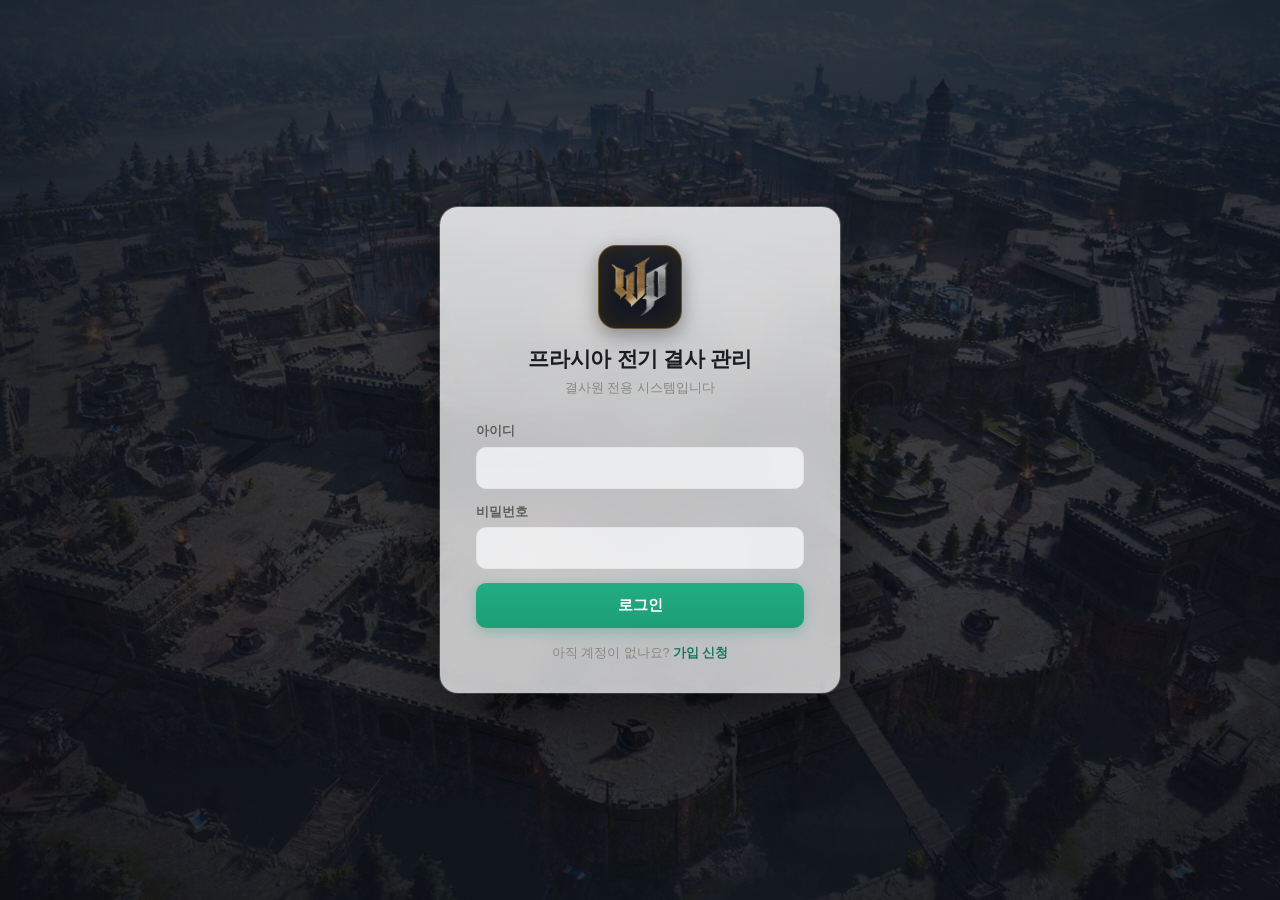
<file: index.html>
<!DOCTYPE html>
<html lang="ko">
<head>
<meta charset="UTF-8">
<meta name="viewport" content="width=device-width, initial-scale=1.0">
<title>프라시아 전기 — 결사 관리</title>
<link rel="icon" type="image/png" href="img/bi_simbol.png?v=96">
<link rel="stylesheet" href="css/style.css?v=96">
</head>
<body>

<!-- ═══ 로그인 화면 (로그인화면_개선시안_v4.html) ═══ -->
<div class="lg-screen" id="loginScreen">
  <div class="lg-bg"></div>
  <div class="lg-fx"></div>
  <div class="lg-card">
    <div class="emblem"><img src="img/bi_simbol.png?v=96" alt="logo" onerror="this.parentElement.classList.add('fb');this.parentElement.textContent='⚔️'"></div>
    <h1>프라시아 전기 결사 관리</h1>
    <div class="lg-sub">결사원 전용 시스템입니다</div>
    <div class="err-msg" id="loginErr"></div>
    <form id="loginForm">
      <label for="loginId">아이디</label>
      <input type="text" id="loginId" autocomplete="username" required>
      <label for="loginPw">비밀번호</label>
      <input type="password" id="loginPw" autocomplete="current-password" required>
      <button type="submit" class="lg-btn" id="loginBtn">로그인</button>
    </form>
    <div class="lg-foot">아직 계정이 없나요? <a href="#" id="showRegisterLink">가입 신청</a></div>
  </div>
</div>

<!-- ═══ 가입 신청 화면 ═══ -->
<div class="login-wrap hidden" id="registerScreen" style="max-width:640px">
  <div class="login-card">
    <h1>📝 결사 가입 신청</h1>
    <div class="meta" style="text-align:center;margin-bottom:16px">운영진 승인 후 로그인할 수 있습니다.</div>
    <div class="err-msg" id="registerErr"></div>
    <form id="registerForm">
      <div class="row" style="gap:10px;align-items:flex-start">
        <div class="field" style="flex:1"><label for="regUserId">아이디 (고정)</label><input type="text" id="regUserId" autocomplete="off" required>
          <div class="meta" style="margin-top:3px">로그인용 아이디입니다 — 가입 후 변경할 수 없어요</div>
        </div>
        <div class="field" style="flex:1"><label for="regNick">닉네임 (인게임)</label><input type="text" id="regNick" required>
          <div class="meta" style="margin-top:3px">닉네임이 달라질 경우 시즌마다 내 정보에서 변경해주셔야 합니다</div>
        </div>
      </div>
      <div class="row" style="gap:10px">
        <div class="field" style="flex:1"><label for="regPw">비밀번호 (4자 이상)</label><input type="password" id="regPw" autocomplete="new-password" required></div>
        <div class="field" style="flex:1"><label for="regPw2">비밀번호 확인</label><input type="password" id="regPw2" autocomplete="new-password" required></div>
      </div>
      <div class="row" style="gap:10px">
        <div class="field" style="flex:1"><label for="regGuild">소속결사 (필수)</label>
          <select id="regGuild" required style="width:100%;border:1px solid var(--line);border-radius:9px;padding:10px 13px;background:var(--bg)"><option value="">선택...</option></select>
        </div>
        <div class="field" style="flex:1"><label for="regRank">토벌순위</label><input type="text" id="regRank"></div>
      </div>
      <div class="row" style="gap:10px">
        <div class="field" style="flex:1"><label for="regClass">직업</label><select id="regClass" style="width:100%;border:1px solid var(--line);border-radius:9px;padding:10px 13px;background:var(--bg)"></select></div>
        <div class="field" style="flex:1"><label for="regLevel">레벨</label><input type="number" id="regLevel" min="0" value="0"></div>
        <div class="field" style="flex:1"><label for="regAbyss">심연</label><input type="text" id="regAbyss"></div>
        <div class="field" style="flex:1"><label for="regPower">전투력</label><input type="number" id="regPower" min="0" value="0"></div>
      </div>

      <details style="margin-bottom:12px">
        <summary style="cursor:pointer;font-weight:700;font-size:13px;padding:4px 0">⚔️ 장비 정보</summary>
        <div class="equip-edit-grid" id="regEquipGrid" style="margin-top:8px"></div>
      </details>
      <details style="margin-bottom:12px">
        <summary style="cursor:pointer;font-weight:700;font-size:13px;padding:4px 0">🔮 아퀴룬 정보</summary>
        <div id="regAquiEdit" style="margin-top:8px"></div>
      </details>

      <div class="meta" style="margin-bottom:6px">📌 스샷 첨부가 안 되면 카카오톡 등 앱 안에서 열지 말고 Chrome/Safari 브라우저로 접속해주세요.</div>
      <div class="field">
        <label for="regPowerImg">전투력 스샷 (1장)</label>
        <input type="file" id="regPowerImg" accept="image/*">
        <div class="meta" id="regPowerStatus" style="margin-top:4px"></div>
        <div class="row" id="regPowerPreview" style="gap:6px;margin-top:6px;flex-wrap:wrap"></div>
      </div>
      <div class="field">
        <label for="regAquiImg">아퀴룬 스샷 (5~10장)</label>
        <input type="file" id="regAquiImg" accept="image/*" multiple>
        <div class="meta" id="regAquiStatus" style="margin-top:4px"></div>
        <div class="row" id="regAquiPreview" style="gap:6px;margin-top:6px;flex-wrap:wrap"></div>
      </div>

      <button type="submit" class="btn" id="regSubmitBtn">가입 신청</button>
    </form>
    <div class="meta" style="text-align:center;margin-top:14px">
      <a href="#" id="backToLoginLink" style="color:var(--txt2)">← 로그인으로 돌아가기</a>
    </div>
  </div>
</div>

<!-- ═══ 메인 앱 ═══ -->
<div class="wrap hidden" id="appScreen">
  <header>
    <h1 style="display:flex;align-items:center;gap:8px"><img src="img/bi_simbol.png?v=96" alt="" style="height:24px;width:auto" onerror="this.remove()">프라시아 전기<span class="lf"> — 결사 관리</span></h1>
    <div class="user-chip">
      <span id="userGreeting"></span>
      <span class="role-badge" id="userRoleBadge"></span>
      <button class="btn ghost sm" id="changePwBtn">비밀번호<span class="lf"> 변경</span></button>
      <button class="btn ghost sm" id="logoutBtn">로그아웃</button>
    </div>
  </header>

  <div class="tabs">
    <div class="tab on" data-s="dashboard" onclick="Tabs.go('dashboard',this)">대시보드</div>
    <div class="tab" data-s="dist" onclick="Tabs.go('dist',this)">분배</div>
    <div class="tab" data-s="treasury" onclick="Tabs.go('treasury',this)"><span class="lf">공금 관리</span><span class="ls">공금</span></div>
    <div class="tab" data-s="rules" onclick="Tabs.go('rules',this)">규정</div>
    <div class="tab" data-s="warstatus" onclick="Tabs.go('warstatus',this)"><span class="lf">전력 현황</span><span class="ls">전력</span></div>
    <div class="tab" data-s="profile" onclick="Tabs.go('profile',this)">내 정보</div>
    <div class="divider staff-only"></div>
    <div class="tab staff staff-only" data-s="members" onclick="Tabs.go('members',this)"><span class="lf">결사원 관리</span><span class="ls">결사원</span></div>
    <div class="tab staff staff-only" data-s="part" onclick="Tabs.go('part',this)"><span class="lf">참여율 관리</span><span class="ls">참여율</span></div>
    <div class="tab staff staff-only" data-s="war" onclick="Tabs.go('war',this)"><span class="lf">전력 분석</span><span class="ls">전력</span></div>
    <div class="tab staff staff-only" data-s="inv" onclick="Tabs.go('inv',this)"><span class="lf">재고 관리</span><span class="ls">재고</span></div>
    <div class="tab staff staff-only" data-s="drop" onclick="Tabs.go('drop',this)">드랍 등록</div>
    <div class="tab staff admin-only" data-s="logs" onclick="Tabs.go('logs',this)"><span class="lf">로그 관리</span><span class="ls">로그</span></div>
  </div>

  <!-- 분배 하위 탭 (분배 상위 탭 선택 시에만 표시) -->
  <div class="row hidden" id="distSubtabs" style="gap:6px;margin:-8px 0 16px;justify-content:flex-start">
    <span class="fchip on" data-ds="warehouse" onclick="Tabs.goDist('warehouse')">결사 창고</span>
    <span class="fchip" data-ds="apply" onclick="Tabs.goDist('apply')">분배 신청</span>
    <span class="fchip" data-ds="status" onclick="Tabs.goDist('status')">분배 현황</span>
    <span class="fchip" data-ds="result" onclick="Tabs.goDist('result')">결과</span>
    <span class="fchip" data-ds="history" onclick="Tabs.goDist('history')">이력</span>
    <span class="fchip" data-ds="brooch" onclick="Tabs.goDist('brooch')">브로치</span>
  </div>

  <!-- ═══ 대시보드 (실제 동작, 전 회원 — 대시보드_최종통합_시안_v2 레이아웃) ═══ -->
  <section class="screen on" id="s-dashboard">
    <div class="toast" id="dashToast"></div>
    <div class="kpis" id="kpiGrid"></div>

    <div class="cols">
      <div class="panel">
        <h3>직업 분포
          <span class="row" style="gap:4px">
            <span class="fchip on" data-ci="all" onclick="Dashboard.setClassTab(this)" style="padding:4px 10px;font-size:11.5px">전체</span>
            <span class="fchip" data-ci="main" onclick="Dashboard.setClassTab(this)" style="padding:4px 10px;font-size:11.5px">주력</span>
          </span>
        </h3>
        <div id="classBars"></div>
      </div>
      <div class="panel">
        <h3>신화 아퀴룬 보유 현황 <span class="meta" id="mythMeta"></span></h3>
        <div class="myth-scroll">
          <table id="mythTable"></table>
        </div>
      </div>
    </div>

    <div class="filterbar">
      <input type="search" id="qd" name="dash-filter-query" autocomplete="off" readonly onfocus="this.removeAttribute('readonly')" placeholder="닉네임 검색..." oninput="Dashboard.filter()">
      <select id="dashClassFilter" onchange="Dashboard.filter()" style="border:1px solid var(--line);border-radius:9px;padding:9px 10px;background:var(--card)"></select>
      <select id="dashGuildFilter" onchange="Dashboard.filter()" style="border:1px solid var(--line);border-radius:9px;padding:9px 10px;background:var(--card)"></select>
      <select id="dashSort" onchange="Dashboard.sortSelect()" style="border:1px solid var(--line);border-radius:9px;padding:9px 10px;background:var(--card)"></select>
      <div class="vtoggle">
        <span class="on" data-vi="basic" onclick="Dashboard.setCardView(this)">기본</span>
        <span data-vi="equip" onclick="Dashboard.setCardView(this)">장비</span>
        <span data-vi="aqui" onclick="Dashboard.setCardView(this)">아퀴</span>
      </div>
    </div>

    <div id="dashBasicWrap">
      <div class="mtable dash-scroll"><table id="memberTable"></table></div>
      <div class="gtext" id="dashPager" style="text-align:center;padding:10px"></div>
    </div>
    <div class="member-grid" id="memberGrid" style="display:none"></div>
    <div class="meta" id="memberGridEmpty" style="display:none;text-align:center;padding:30px">조건에 맞는 결사원이 없습니다.</div>
  </section>

  <!-- ═══ 분배 신청 (실제 동작, 전 회원) — 분배신청_단순화시안_v4 ═══ -->
  <section class="screen" id="s-apply">
    <div class="toast" id="applyToast"></div>

    <div class="card" id="periodCard">
      <div class="round">
        <b style="font-size:15px" id="periodStatusLabel">기간 정보를 불러오는 중...</b>
        <span class="meta" id="periodTimeInfo"></span>
      </div>
    </div>

    <div class="elig" id="eligBanner" style="display:none"></div>

    <div class="steps">
      <div class="step"><span class="n">1</span><div class="t">최대 3개 지망</div><div class="d">1·2·3순위로 등록</div></div>
      <div class="step"><span class="n">2</span><div class="t">1순위 지망자 우선</div><div class="d">같은 순위끼린 기여점수순</div></div>
      <div class="step"><span class="n">3</span><div class="t">회차당 1개 수령</div><div class="d">확정되면 나머지 자동 취소</div></div>
      <div class="step"><span class="n">4</span><div class="t">마감 전 변경 자유</div><div class="d">경쟁 보고 옮겨도 OK</div></div>
    </div>

    <div class="mywish" id="myWishCard">
      <h4>내 지망 <span class="meta" id="myWishMeta"></span></h4>
      <div class="wslots" id="wishSlots"></div>
    </div>

    <div class="cat-tabs" id="applyChips"></div>

    <div id="applyList">
      <div class="meta" id="applyEmpty" style="display:none;padding:18px;text-align:center">표시할 아이템이 없습니다.</div>
    </div>
  </section>
  <!-- ═══ 분배 현황 (신청 현황 — 전 회원 조회, 확정은 운영진) ═══ -->
  <section class="screen" id="s-status">
    <div class="toast" id="statusToast"></div>
    <div class="card">
      <div class="row" style="justify-content:space-between;flex-wrap:wrap;gap:8px">
        <div><b style="font-size:15px">📋 신청 현황</b> <span class="meta" id="statusMeta"></span></div>
        <button type="button" class="btn ghost sm" onclick="DistManage.loadStatus()">새로고침</button>
      </div>
    </div>
    <div class="card hidden" id="statusIneligCard">
      <b style="font-size:14px;color:#A32D2D">⚠️ 자격 미달 신청 (<span id="statusIneligCount">0</span>건)</b>
      <div class="list" id="statusIneligList" style="border:0;margin-top:8px"></div>
      <div class="row" style="justify-content:flex-end;margin-top:8px">
        <button type="button" class="btn danger sm" id="statusBulkCancelBtn">자격 미달 일괄 취소</button>
      </div>
    </div>
    <div class="row" style="gap:8px;flex-wrap:wrap;margin-bottom:10px">
      <span id="statusTabs" style="display:inline-flex;gap:6px;flex-wrap:wrap"></span>
      <select id="statusSort" onchange="DistManage.renderStatus()" style="margin-left:auto;border:1px solid var(--line);border-radius:9px;padding:8px 10px;background:var(--card)">
        <option value="comp">경쟁률순</option>
        <option value="name">아이템명순</option>
        <option value="score">기여도순</option>
      </select>
    </div>
    <div id="statusList"></div>
  </section>

  <!-- ═══ 결과 (일반: 내 확정 내역 / 운영진: 확정 처리 파이프라인) ═══ -->
  <section class="screen" id="s-result">
    <div class="toast" id="resultToast"></div>
    <div id="resultMine"></div>
    <div id="resultStaff" class="hidden">
      <div class="row" style="justify-content:flex-end;margin-bottom:10px">
        <button type="button" class="btn ghost sm" onclick="DistManage.loadResult()">새로고침</button>
      </div>
      <div id="resultWaitPane"></div>
    </div>
  </section>

  <!-- ═══ 이력 (전 회원 조회 / 분배취소·삭제는 관리자) ═══ -->
  <section class="screen" id="s-history">
    <div class="toast" id="historyToast"></div>
    <div class="filterbar">
      <input type="search" id="qh" name="history-filter-query" autocomplete="off" readonly onfocus="this.removeAttribute('readonly')" placeholder="🔍 품명/룻자/수령자 검색..." oninput="DistManage.renderHistory()">
      <select id="hCatFilter" onchange="DistManage.renderHistory()" style="border:1px solid var(--line);border-radius:9px;padding:9px 10px;background:var(--card)"></select>
      <select id="hGradeFilter" onchange="DistManage.renderHistory()" style="border:1px solid var(--line);border-radius:9px;padding:9px 10px;background:var(--card)"></select>
      <input type="date" id="hFrom" onchange="DistManage.renderHistory()" style="border:1px solid var(--line);border-radius:9px;padding:8px 10px;background:var(--card)">
      <input type="date" id="hTo" onchange="DistManage.renderHistory()" style="border:1px solid var(--line);border-radius:9px;padding:8px 10px;background:var(--card)">
    </div>
    <div class="card">
      <div class="row" style="gap:18px;flex-wrap:wrap;align-items:center">
        <span class="meta">총 <b id="hCount" style="color:var(--txt)">0</b>건</span>
        <span class="meta">💎 다이아 합계 <b id="hDiaSum" style="color:var(--txt)">0</b></span>
        <span class="meta">💵 현금 합계 <b id="hCashSum" style="color:var(--txt)">0</b>원</span>
        <button type="button" class="btn sm staff-only" id="manualDistBtn" style="margin-left:auto">➕ 수동 분배</button>
      </div>
    </div>
    <div class="mtable" style="max-height:65vh;overflow:auto"><table id="historyTable"></table></div>
  </section>

  <!-- ═══ 브로치 분배 체크 (전 회원 조회 / 체크·저장은 운영진) ═══ -->
  <section class="screen" id="s-brooch">
    <div class="toast" id="broochToast"></div>
    <div class="panel">
      <h3>브로치 분배 <span class="meta" id="broochMeta"></span></h3>
      <div class="note" id="broochNote" style="margin-bottom:10px"></div>
      <div class="row hidden" id="broochStaffBar" style="gap:10px;align-items:center;margin-bottom:10px;justify-content:flex-end">
        <span class="meta">체크를 바꾼 뒤 저장을 눌러야 반영됩니다</span>
        <button type="button" class="btn sm" id="broochSaveBtn">체크 저장</button>
      </div>
      <div class="mtable" style="max-height:65vh;overflow:auto"><table id="broochTable"></table></div>
    </div>
  </section>

  <!-- ═══ 결사 창고 (결사원용 재고 열람 — 결사창고_결사원용_시안, 열람 전용) ═══ -->
  <section class="screen" id="s-warehouse">
    <div class="toast" id="whToast"></div>

    <!-- 분배 신청 기간 설정 (운영진 전용 — 분배 신청 탭에서 이동해 옴) -->
    <div class="card blk staff-only" id="whPeriodCard">
      <div class="round">
        <b style="font-size:15px" id="whPeriodLabel">기간 정보를 불러오는 중...</b>
        <span class="meta" id="whPeriodInfo"></span>
      </div>
      <div id="periodStaffBox" style="margin-top:12px;padding-top:12px;border-top:1px solid var(--line)">
        <div class="row" style="gap:10px;align-items:flex-end;flex-wrap:wrap" id="periodSetForm">
          <div class="field" style="margin-bottom:0"><label for="periodStart">시작</label><input type="datetime-local" id="periodStart"></div>
          <div class="field" style="margin-bottom:0"><label for="periodEnd">마감</label><input type="datetime-local" id="periodEnd"></div>
          <button type="button" class="btn sm" id="periodSetBtn">📅 기간 설정</button>
        </div>
        <div class="row" style="gap:10px;align-items:flex-end;flex-wrap:wrap;margin-top:8px" id="periodActiveForm">
          <div class="field" style="margin-bottom:0"><label for="periodNewEnd">마감 시각 변경</label><input type="datetime-local" id="periodNewEnd"></div>
          <button type="button" class="btn ghost sm" id="periodExtendBtn">연장</button>
          <button type="button" class="btn danger sm" id="periodCloseBtn">기간 종료 (자동확정 실행)</button>
        </div>
      </div>
    </div>

    <div class="whsub" id="whSummary">불러오는 중...</div>
    <div class="whhint">💡 신청 기간 중에는 <b>아이템을 누르면 신청 화면으로 이동</b>합니다</div>
    <div class="filterbar">
      <input type="search" id="qw" name="warehouse-filter-query" autocomplete="off" readonly onfocus="this.removeAttribute('readonly')" placeholder="🔍 아이템명 검색..." oninput="Warehouse.render()">
    </div>
    <div class="cat-tabs" id="whChips"></div>
    <div id="whList">
      <div class="meta" id="whEmpty" style="display:none;padding:18px;text-align:center">조건에 맞는 아이템이 없습니다.</div>
    </div>
    <div class="dtoast" id="whDToast"></div>
  </section>

  <!-- ═══ 규정 (열람 전용 — 규정탭_시안_v4 그대로) ═══
       ⚠️ 규정 개정 시: 아래 문구/카드를 직접 수정할 것 (정적 콘텐츠 — 서버/DB 연동 없음) -->
  <section class="screen" id="s-rules">
    <h2 style="font-size:18px;font-weight:800;letter-spacing:-.3px">결사 규정</h2>
    <div class="meta" style="margin:2px 0 16px">합병 개정판 · 2026-07-22 시행</div>

    <!-- ① 신청 자격 (개정 지점: 관문 항목/수치) -->
    <div class="rhero">
      <div class="ht">분배 신청, 이 두 가지면 됩니다</div>
      <div class="chk"><span class="box">✓</span><div><div class="t">스샷 2종 등록</div><div class="d">전투력 + 아퀴룬 · 내 정보 &gt; 인증샷에서 업로드</div></div></div>
      <div class="chk"><span class="box">✓</span><div><div class="t">참여율 35% 이상</div><div class="d">유찰·자유 신청 아이템에도 똑같이 적용</div></div></div>
    </div>

    <!-- ② 분배 원칙 (지망제) -->
    <div class="rsteps">
      <div class="rstep"><span class="n">1</span><div><div class="t">최대 3개 지망</div><div class="d">1·2·3순위로 등록</div></div></div>
      <div class="rstep"><span class="n">2</span><div><div class="t">기여점수 순 선정</div><div class="d">1순위 지망자 풀부터</div></div></div>
      <div class="rstep"><span class="n">3</span><div><div class="t">회차당 1개 수령</div><div class="d">확정 시 나머지 자동 취소</div></div></div>
    </div>

    <!-- ③ 품목별 규정 (개정 지점: 품목 카드 추가/수정 — sys=시스템 신청, staff=운영진 경유, tbd=추후 결정) -->
    <div class="rcat"><span class="t">품목별 규정</span><span class="ln"></span></div>
    <div class="rgrid">
      <div class="icard staff">
        <div class="nm">신화 PVP 조각 지원</div>
        <div class="fields">
          <div class="f"><span class="k">지원</span><span class="v">조각 30개 결사 지원</span></div>
          <div class="f"><span class="k">방법</span><span class="v warn">모으기 전 운영진과 소통 필수</span></div>
          <div class="f"><span class="k">신청</span><span class="v warn">운영진에게 1:1 신청 (벼락/곰)</span></div>
        </div>
      </div>
      <div class="icard staff">
        <div class="nm">신규 전퀴 지원</div>
        <div class="fields">
          <div class="f"><span class="k">지원 라인</span><span class="v"><small>정화 · 희방 · 신규 PVE · 신규 PVP</small></span></div>
          <div class="f"><span class="k">받는 순서</span><span class="v">쟁 참여도 우선 고려</span></div>
          <div class="f"><span class="k">방법</span><span class="v warn">희망자 조사 → 쟁참여율 기준 운영진 회의 → 지급</span></div>
          <div class="f"><span class="k">한도</span><span class="v">PVE / PVP 각 1개씩 · 시즌당</span></div>
          <div class="f"><span class="k">참고</span><span class="v"><small>상황에 따라 유동 변경 가능 · 지원 활용은 결거 다이아만</small></span></div>
        </div>
      </div>
      <div class="icard sys">
        <div class="nm">별빛 심연석</div>
        <div class="fields">
          <div class="f"><span class="k">받는 순서</span><span class="v">신청자 중 기여점수 순</span></div>
          <div class="f"><span class="k">방법</span><span class="v">분배 기간에 신청</span></div>
          <div class="f"><span class="k">비용</span><span class="v price">내판가 3만 원</span></div>
        </div>
      </div>
      <div class="icard staff">
        <div class="nm">전설 심연석</div>
        <div class="fields">
          <div class="f"><span class="k">받는 순서</span><span class="v">시즌 마감 · 기여점수 상위 순</span></div>
          <div class="f"><span class="k">방법</span><span class="v warn">분배 기간에 신청</span></div>
          <div class="f"><span class="k">비용</span><span class="v price">내판가 5천 원</span></div>
          <div class="f"><span class="k">한도</span><span class="v">시즌당 1인 최대 10개</span></div>
        </div>
      </div>
      <div class="icard staff">
        <div class="nm">주둔지</div>
        <div class="fields">
          <div class="f"><span class="k">받는 순서</span><span class="v">시즌 기여점수 순</span></div>
          <div class="f"><span class="k">참고</span><span class="v"><small>결사·부결사 전원 입주 후 남는 주둔지에서 분배 진행</small></span></div>
        </div>
      </div>
      <div class="icard staff">
        <div class="nm">3단 브로치</div>
        <div class="fields">
          <div class="f"><span class="k">지원</span><span class="v">캐릭터당 1회 · 최대 5개</span></div>
          <div class="f"><span class="k">받는 순서</span><span class="v">전투력 상위 순</span></div>
          <div class="f"><span class="k">우선 조건</span><span class="v warn">① 결사증표 ② 태양석 ③ 전단계 브로치 풀강 준비자 우선</span></div>
          <div class="f"><span class="k">참고</span><span class="v"><small>캐릭터 / 전승 간 전투력 차이는 분배 기준에 미포함</small></span></div>
        </div>
      </div>
      <div class="icard sys">
        <div class="nm">영웅 재해</div>
        <div class="fields">
          <div class="f"><span class="k">받는 순서</span><span class="v">기여점수 순</span></div>
          <div class="f"><span class="k">참고</span><span class="v"><small>기여점수 = 콘텐츠 참여도 + 전투력</small></span></div>
        </div>
      </div>
      <div class="icard staff">
        <div class="nm">쟁 참여도 우수 보상</div>
        <div class="fields">
          <div class="f"><span class="k">대상</span><span class="v">쟁 참여도 상위 · 최대 10명 한도</span></div>
          <div class="f"><span class="k">인원</span><span class="v warn">10명 고정 지급이 아님 — 참여도에 따라 1~2명만 선정될 수도 있음</span></div>
          <div class="f"><span class="k">보상 선택</span><span class="v"><small>별빛심연석 1개 / 전설심연석 3개 / 골드 25억 / 다이아 3,000 (수수료 발생)</small></span></div>
          <div class="f"><span class="k">참고</span><span class="v"><small>선정 인원·추가 지급은 운영진 회의로 결정</small></span></div>
        </div>
      </div>
    </div>

    <!-- ④ 용어 + 개정 이력 (개정 지점: 이력 줄 갱신) -->
    <div class="rterms">
      <b>내판가</b> 아이템 수령 시 결사에 납부하는 내부 판매가 · <b>결거 다이아</b> 결사 거래 다이아 · <b>유찰</b> 지망자가 없어 다음 회차로 넘어간 아이템 (2회 유찰 시 지망 칸 없이 자유 신청)
    </div>
    <div class="rrev">개정 이력: 2026-07-22 합병 개정판 시행 · 2026-08-26 내판가 개정(아퀴 내판가 폐지 · 별빛 심연석 3만 원) · 2026-09-22 결사 회의 반영(3단 브로치·영웅 재해 확정 / 신규 전퀴 지원 개정 / 쟁 참여도 우수 보상 신설) · 문의는 운영진에게</div>
  </section>

  <!-- ═══ 공금 관리 (공금관리_개선시안.html — 전 회원 조회 가능 / 입출금은 운영진 이상) ═══ -->
  <section class="screen" id="s-treasury">
    <div class="toast" id="treasuryToast"></div>

    <div class="kpis k2">
      <div class="kpi">
        <div class="lb"><span class="abadge a-cash">현금</span> 결사 금고</div>
        <div class="v" id="cashBalance">0 <small>원</small></div>
      </div>
      <div class="kpi">
        <div class="lb"><span class="abadge a-dia">다이아</span> 전체 합계</div>
        <div class="v" id="diamondTotal">0 <small>개</small></div>
      </div>
    </div>

    <div class="tcols solo" id="treasuryCols">
      <div class="panel">
        <h3>운영진별 다이아 보유 <span class="meta" id="diamondSumMeta"></span></h3>
        <div id="diamondList">
          <div class="hrow meta" id="diamondEmpty" style="display:none">보유 다이아가 없습니다.</div>
        </div>
      </div>

      <div class="panel hidden" id="treasuryStaffForms">
        <h3>입출금 등록</h3>
        <form id="txForm">
          <div class="fseg" id="txAssetSeg">
            <span class="on" data-asset="현금">현금</span>
            <span data-asset="다이아">다이아</span>
          </div>
          <div class="frow">
            <select id="diamondOwner" class="hidden"></select>
            <select id="txDirection" style="flex:0 0 110px">
              <option value="입금">입금</option>
              <option value="출금">출금</option>
            </select>
            <input type="number" id="txAmount" min="1" required placeholder="금액 (원)">
          </div>
          <div class="frow"><input type="text" id="txDesc" placeholder="내용 (예: 거점 대전 분배)"></div>
          <div style="text-align:right"><button type="submit" class="btn" id="txSubmitBtn">저장</button></div>
        </form>
      </div>
    </div>

    <div class="panel">
      <h3 style="flex-wrap:wrap;gap:8px">전체 이력
        <span class="row" style="gap:6px">
          <span class="fchip" data-tp="this" onclick="Treasury.setPeriod(this)">이번 달</span>
          <span class="fchip" data-tp="last" onclick="Treasury.setPeriod(this)">지난 달</span>
          <span class="fchip on" data-tp="all" onclick="Treasury.setPeriod(this)">전체</span>
          <span class="fdiv"></span>
          <span class="fchip on" data-ta="전체" onclick="Treasury.setAssetFilter(this)">전체</span>
          <span class="fchip" data-ta="현금" onclick="Treasury.setAssetFilter(this)">현금</span>
          <span class="fchip" data-ta="다이아" onclick="Treasury.setAssetFilter(this)">다이아</span>
          <span class="fdiv"></span>
          <span class="fchip on" data-hi="전체" onclick="Treasury.setHistoryFilter(this)">입출 전체</span>
          <span class="fchip" data-hi="입금" onclick="Treasury.setHistoryFilter(this)">입금</span>
          <span class="fchip" data-hi="출금" onclick="Treasury.setHistoryFilter(this)">출금</span>
        </span>
      </h3>
      <div class="tsummary" id="treasurySummary" style="display:none"></div>
      <div style="overflow-x:auto">
        <table class="ttable">
          <thead>
            <tr><th style="width:64px">자산</th><th style="width:110px;text-align:right">금액</th><th>내용</th><th style="width:80px">처리자</th><th style="width:110px">일시</th><th style="width:56px"></th></tr>
          </thead>
          <tbody id="treasuryHistoryBody"></tbody>
        </table>
      </div>
      <div class="tpage" id="treasuryPager"></div>
    </div>
  </section>

  <!-- ═══ 내 정보 (실제 동작, 전 회원) ═══ -->
  <section class="screen" id="s-profile">
    <div class="toast" id="profileToast"></div>
    <div class="note hidden" id="profileLockBanner">🔒 분배 신청 기간 진행 중에는 프로필을 수정할 수 없습니다. (조회만 가능)</div>

    <!-- 프로필 요약 카드 -->
    <div class="pf-profile">
      <div class="avatar" id="pfAvatar">?</div>
      <div class="pmain">
        <div class="nm"><span id="pfSumName"></span><span class="role-badge" id="pfSumRole"></span><span class="shift-badge" id="pfSumShift" style="cursor:default"></span></div>
        <div class="sub" id="pfSumSub"></div>
      </div>
      <div class="pf-stats">
        <div class="stat"><b id="pfStatContrib">0</b><span>기여점수</span></div>
        <div class="stat"><b id="pfStatPart">0</b><span>참여점수</span></div>
        <div class="stat"><b id="pfStatPower">0</b><span>전투력</span></div>
      </div>
    </div>

    <div class="subtabs">
      <span class="stab on" data-pi="info" onclick="Profile.setTab(this)">기본정보</span>
      <span class="stab" data-pi="equip" onclick="Profile.setTab(this)">장비</span>
      <span class="stab" data-pi="aqui" onclick="Profile.setTab(this)">아퀴룬</span>
      <span class="stab" data-pi="imgs" onclick="Profile.setTab(this)">인증샷</span>
      <span class="stab" data-pi="history" onclick="Profile.setTab(this)">내 분배이력</span>
    </div>

    <!-- 기본정보 (쟁지원조 카드는 이 탭에만) -->
    <div id="profilePaneInfo">
      <div class="panel">
        <h3>기본 정보</h3>
        <form id="profileInfoForm">
          <div class="row" style="gap:10px">
            <div class="field" style="flex:1"><label for="pfNick">닉네임</label><input type="text" id="pfNick" required></div>
            <div class="field" style="flex:1"><label for="pfGuild">소속결사</label><select id="pfGuild" style="width:100%;border:1px solid var(--line);border-radius:9px;padding:10px 13px;background:var(--bg)"></select></div>
            <div class="field" style="flex:1"><label for="pfRank">토벌순위</label><input type="text" id="pfRank"></div>
          </div>
          <div class="row" style="gap:10px">
            <div class="field" style="flex:1"><label for="pfClass">직업</label><select id="pfClass" style="width:100%;border:1px solid var(--line);border-radius:9px;padding:10px 13px;background:var(--bg)"></select></div>
            <div class="field" style="flex:1"><label for="pfLevel">레벨</label><input type="number" id="pfLevel" min="0"></div>
            <div class="field" style="flex:1"><label for="pfAbyss">심연</label><input type="text" id="pfAbyss"></div>
            <div class="field" style="flex:1"><label for="pfPower">전투력</label><input type="number" id="pfPower" min="0"></div>
          </div>
          <div class="row" style="gap:10px;align-items:center">
            <div class="field" style="flex:1;max-width:240px;margin-bottom:0"><label for="pfNextClass">클래스변경</label><select id="pfNextClass" style="width:100%;border:1px solid var(--line);border-radius:9px;padding:10px 13px;background:var(--bg)"></select></div>
            <div class="meta" style="flex:2">변경 예정 클래스를 선택하고 저장하면 전력 현황 &gt; 클래스현황에 바로 반영됩니다.</div>
          </div>
          <div class="field"><label for="pfNewPw">비밀번호 변경 (빈칸이면 유지)</label><input type="password" id="pfNewPw" autocomplete="new-password" placeholder="새 비밀번호 (4자 이상)"></div>
          <button type="submit" class="btn sm" id="pfInfoSaveBtn">기본정보 저장</button>
        </form>
      </div>

    </div>

    <!-- 장비: 등급색 셀렉트 + 라이브 미리보기 -->
    <div class="hidden" id="profilePaneEquip">
      <div class="panel">
        <h3>장비 입력 <span class="meta">등급을 고르면 색과 미리보기가 즉시 반영됩니다</span></h3>
        <div class="gearwrap">
          <div class="gform" id="pfEquipGrid"></div>
          <div class="gpreview">
            <div class="pt">미리보기</div>
            <div class="pslots" id="pfEquipPreview"></div>
          </div>
        </div>
        <div class="savebar"><span class="hint" id="pfEquipHint"></span><button type="button" class="btn" id="pfEquipSaveBtn">장비 저장</button></div>
      </div>
    </div>

    <!-- 아퀴룬: 3단 순환 칩 -->
    <div class="hidden" id="profilePaneAqui">
      <div class="panel">
        <h3>아퀴룬 보유 입력 <span class="meta">클릭 순환: 미보유 → <b style="color:#3C3489">전설</b> → <b style="color:#854F0B">신화</b> → 미보유</span></h3>
        <div id="pfAquiEdit"></div>
        <div class="savebar"><span class="hint" id="pfAquiHint">변경사항 0건</span><button type="button" class="btn" id="pfAquiSaveBtn">아퀴룬 저장</button></div>
      </div>
    </div>

    <!-- 인증샷: 드롭존 + 썸네일 -->
    <div class="hidden" id="profilePaneImgs">
      <div class="panel">
        <h3>전투력 스샷 <span class="meta">1장 · 업로드 시 기존 교체</span></h3>
        <div class="row" id="pfPowerGallery" style="gap:6px;margin-bottom:10px;flex-wrap:wrap"></div>
        <div class="dropzone" id="pfPowerDrop"><b>이미지를 끌어다 놓거나 클릭해서 업로드</b>PNG·JPG · 1장</div>
        <input type="file" id="pfPowerImg" accept="image/*" class="hidden">
        <div class="thumbs" id="pfPowerPending"></div>
        <div class="savebar hidden" id="pfPowerSaveBar"><span class="hint"></span><button type="button" class="btn" id="pfPowerUploadBtn">업로드 (기존 교체)</button></div>
      </div>
      <div class="panel">
        <h3>아퀴룬 스샷 <span class="meta">5~10장 · 업로드 시 기존 전체 교체</span></h3>
        <div class="row" id="pfAquiGallery" style="gap:6px;margin-bottom:10px;flex-wrap:wrap"></div>
        <div class="dropzone" id="pfAquiDrop"><b>이미지를 끌어다 놓거나 클릭해서 업로드</b>여러 장 한 번에 선택 가능</div>
        <input type="file" id="pfAquiImg" accept="image/*" multiple class="hidden">
        <div class="thumbs" id="pfAquiPending"></div>
        <div class="savebar hidden" id="pfAquiSaveBar"><span class="hint"></span><button type="button" class="btn" id="pfAquiUploadBtn">업로드 (기존 전체 교체)</button></div>
      </div>
    </div>

    <!-- 내 분배이력 -->
    <div class="hidden" id="profilePaneHistory">
      <div class="panel">
        <h3>내 분배 이력</h3>
        <div class="list" id="pfHistoryList" style="border:0">
          <div id="pfHistoryEmpty" style="display:none;text-align:center;padding:26px;color:var(--txt3);font-size:13px">
            <div style="font-size:26px;margin-bottom:6px">🎁</div>
            아직 분배받은 이력이 없습니다<br><span style="font-size:12px">분배 신청은 [분배] 탭에서 할 수 있어요</span>
          </div>
        </div>
      </div>
    </div>
  </section>

  <!-- ═══ 운영진: 결사원 관리 (실제 동작) ═══ -->
  <section class="screen" id="s-members">
    <div class="toast" id="membersToast"></div>

    <!-- 하위탭: 결사원 목록 / 가입 신청 -->
    <div class="subtabs">
      <span class="stab on" data-ms="list" onclick="Members.setSection(this)">결사원 목록</span>
      <span class="stab" data-ms="reg" onclick="Members.setSection(this)">📮 가입 신청 <span class="cnt" id="regRequestsCount">0</span></span>
      <span class="stab" data-ms="nick" onclick="Members.setSection(this)">📝 닉네임 이력</span>
    </div>

    <div class="hidden" id="membersSectionNick">
      <div class="card">
        <div class="row" style="justify-content:space-between;margin-bottom:10px;flex-wrap:wrap;gap:8px">
          <b style="font-size:15px">📝 닉네임 변경 이력</b>
          <input type="search" id="nickHistSearch" name="nick-hist-query" autocomplete="off" readonly onfocus="this.removeAttribute('readonly')" placeholder="🔍 닉네임/아이디 검색..." oninput="Members.renderNickHistory()" style="border:1px solid var(--line);border-radius:9px;padding:7px 12px;font-size:13px;min-width:180px">
        </div>
        <div class="meta" style="margin-bottom:8px">내정보에서 닉네임을 변경하면 이전 닉이 기록됩니다 — 출석 로그 매칭에도 이 이력이 사용됩니다.</div>
        <div class="mtable" style="max-height:60vh;overflow:auto"><table id="nickHistTable"></table></div>
        <div class="meta" id="nickHistEmpty" style="display:none;text-align:center;padding:20px">기록된 닉네임 변경 이력이 없습니다.</div>
      </div>
    </div>

    <div class="hidden" id="membersSectionReg">
      <div class="card">
        <b style="font-size:15px;color:var(--amber-dk)">가입 신청 대기 목록</b>
        <div class="meta" style="margin-top:4px">승인하면 즉시 결사원으로 등록되고 로그인할 수 있습니다. 거절해도 신청 기록은 남습니다.</div>
        <div class="row" style="gap:6px;flex-wrap:wrap;margin-top:10px" id="regGuildChips"></div>
        <div class="row" style="gap:8px;margin-top:8px" id="regBulkBar">
          <label style="display:flex;gap:6px;align-items:center;font-size:12.5px;cursor:pointer"><input type="checkbox" id="regCheckAll"> 표시된 신청 전체 선택</label>
          <button type="button" class="btn sm" id="regBulkApproveBtn" disabled style="margin-left:auto">선택 0명 일괄 승인</button>
        </div>
        <div class="list" id="regRequestsList" style="border:0;margin-top:8px">
          <div class="irow meta" id="regRequestsEmpty" style="display:none">대기 중인 가입 신청이 없습니다.</div>
        </div>
      </div>
    </div>

    <div id="membersSectionList">
    <div class="filterbar">
      <input type="search" id="qm" name="member-filter-query" autocomplete="off" readonly onfocus="this.removeAttribute('readonly')" placeholder="🔍 닉네임/소속결사/직업 검색..." oninput="Members.filter()">
      <select id="qmClass" onchange="Members.filter()" style="border:1px solid var(--line);border-radius:9px;padding:9px 10px;background:var(--card)"></select>
      <span class="fchip on" data-ri="전체" onclick="Members.setRole(this)">전체</span>
      <span class="fchip" data-ri="결사원" onclick="Members.setRole(this)">결사원</span>
      <span class="fchip" data-ri="운영진" onclick="Members.setRole(this)">운영진</span>
      <span class="fchip" data-ri="관리자" onclick="Members.setRole(this)">관리자</span>
      <button type="button" class="btn sm" id="memberAddBtn" style="margin-left:auto">+ 결사원 등록</button>
    </div>
    <div class="cat-tabs" id="memberGuildChips" style="display:none"><span class="lbl">결사</span></div>
    <div class="row" style="justify-content:flex-start;gap:8px;flex-wrap:wrap;margin-bottom:10px">
      <div class="vtoggle" id="memberViewToggle">
        <span class="on" data-mv="general" onclick="Members.setView(this)">일반정보</span>
        <span data-mv="equip" onclick="Members.setView(this)">장비정보</span>
        <span data-mv="aqui" onclick="Members.setView(this)">아퀴정보</span>
      </div>
      <span class="aqui-tools hidden" id="aquiTools">
        <select id="qmRune" onchange="Members.setRuneFilter()"></select>
        <span class="onlyno hidden" id="qmOnlyNo" onclick="Members.toggleOnlyNo()">☐ 미보유만</span>
        <div class="vtoggle" id="aquiViewSwitch">
          <span class="on" data-av="p" onclick="Members.setAquiView(this)">사람별</span>
          <span data-av="r" onclick="Members.setAquiView(this)">룬별 현황</span>
        </div>
        <button type="button" class="btn sm ghost" id="aquiMapBtn">📖 아퀴 매핑</button>
      </span>
      <select id="qmSort" onchange="Members.onSortChange()" style="margin-left:auto;border:1px solid var(--line);border-radius:9px;padding:8px 10px;background:var(--card);font-size:13px">
        <option value="">기본 순</option>
        <option value="participation_score">참여점수 순</option>
        <option value="contribution_score">기여점수 순</option>
        <option value="power">전투력 순</option>
      </select>
      <span class="season-range hidden" id="qmSeasonWrap">
        <select id="qmSeasonFrom" onchange="Members.onSeasonRange()"></select>
        <span class="meta">~</span>
        <select id="qmSeasonTo" onchange="Members.onSeasonRange()"></select>
        <span class="meta">시즌 합산</span>
      </span>
    </div>
    <div class="list" id="membersTable">
      <div class="irow hrow-head" style="background:#fafbfc;font-size:12px;color:var(--txt3);font-weight:500">
        <span class="nm" style="font-weight:500">닉네임</span>
        <span style="width:110px">고정아이디</span>
        <span style="width:90px">소속결사</span><span style="width:96px">직업</span>
        <span style="width:50px">Lv</span><span style="width:80px">전투력</span>
        <span style="width:56px">권한</span><span style="width:70px">기여점수</span>
        <span style="width:108px">스샷</span>
        <span style="margin-left:auto">관리</span>
      </div>
      <div class="irow meta" id="membersEmpty" style="display:none">등록된 결사원이 없습니다.</div>
    </div>
    <div class="mtable mgmt-scroll hidden" id="membersEquipTable"></div>
    <div class="hidden" id="membersAquiTable"></div>

    <!-- 결사명 관리 (합병 준비 — 이름 수정: 운영진 / 추가·삭제: 관리자) -->
    <div class="card blk staff-only" id="guildAdminCard" style="margin-top:14px">
      <b style="font-size:15px">🏰 결사명 관리</b>
      <div class="meta" style="margin-top:2px">임시명(알파/베타/감마/델타)을 실명 확정 시 수정하세요. 이름을 바꾸면 소속 회원·가입 신청의 결사명도 함께 바뀝니다.</div>
      <div id="guildAdminList" style="margin-top:10px"></div>
      <div class="row admin-only" style="gap:8px;margin-top:8px">
        <input type="text" id="guildAddName" placeholder="새 결사명" style="border:1px solid var(--line);border-radius:9px;padding:8px 12px;font-size:13px">
        <button type="button" class="btn sm ghost" id="guildAddBtn">+ 결사 추가</button>
      </div>
    </div>
    </div><!-- /membersSectionList -->
  </section>

  <!-- ═══ 운영진: 참여율 관리 (실제 동작) ═══ -->
  <section class="screen" id="s-part">
    <div class="toast" id="partToast"></div>

    <div class="card">
      <div class="row" style="justify-content:space-between;flex-wrap:wrap;gap:8px">
        <div>
          <b style="font-size:15px" id="partSeasonLabel">시즌 정보를 불러오는 중...</b>
          <div class="meta" id="partSeasonInfo"></div>
        </div>
        <div class="row" style="gap:6px;align-items:flex-end;flex-wrap:wrap">
          <div class="field" style="margin-bottom:0"><label>구분</label>
            <div class="fseg" id="partSeasonKind" style="margin-bottom:0;width:112px">
              <span class="on" data-kind="regular">정규</span>
              <span data-kind="event">이벤트</span>
            </div>
          </div>
          <div class="field" style="margin-bottom:0"><label for="partSeasonInput" id="partSeasonInputLabel">시즌 번호</label><input type="number" id="partSeasonInput" min="1" style="width:80px"></div>
          <button type="button" class="btn ghost sm" id="partSetSeasonBtn">시즌 변경</button>
          <button type="button" class="btn sm" id="partCloseSeasonBtn">시즌 마감</button>
          <button type="button" class="btn danger sm hidden" id="partResetBtn">참여점수 초기화</button>
        </div>
      </div>
    </div>

    <div class="card">
      <b style="font-size:15px">➕ 출석 입력</b>
      <div class="meta" style="margin:6px 0 8px">게임 출석 로그(또는 카카오톡 내보내기 텍스트)를 붙여넣으세요. 활동 태그(!본토/!시틈/!유니/!결던/!별봉/!쟁)가 각 로그 끝에 있어야 합니다. !쟁은 점수와 별도로 참여횟수·참여율만 기록됩니다.</div>
      <textarea id="partLogText" rows="8" style="width:100%;border:1px solid var(--line);border-radius:9px;padding:10px 13px;font-size:13px;background:var(--bg);font-family:monospace"></textarea>
      <div class="row" style="margin-top:8px;gap:8px">
        <button type="button" class="btn" id="partParseBtn">🔍 분석</button>
        <button type="button" class="btn hidden" id="partSaveBtn">💾 저장</button>
      </div>
      <div id="partPreview" style="margin-top:10px"></div>
    </div>

    <div class="card">
      <div class="row" style="justify-content:space-between;margin-bottom:10px;flex-wrap:wrap;gap:8px">
        <b style="font-size:15px">📊 참여 현황</b>
        <input type="search" id="qp" name="part-filter-query" autocomplete="off" readonly onfocus="this.removeAttribute('readonly')" placeholder="닉네임 검색..." style="border:1px solid var(--line);border-radius:9px;padding:7px 12px;font-size:13px;min-width:160px">
      </div>
      <div class="row" id="partGuildChips" style="gap:6px;flex-wrap:wrap;margin-bottom:8px;display:none"></div>
      <div class="mtable" style="max-height:420px;overflow:auto"><table id="partStatusTable"></table></div>
    </div>

    <div class="card">
      <div class="row" style="justify-content:space-between;align-items:center;cursor:pointer;user-select:none"
           onclick="const b=document.getElementById('partLogList'),a=document.getElementById('partLogToggle');const open=b.style.display==='none';b.style.display=open?'':'none';a.textContent=open?'접기 ▲':'펼치기 ▼'">
        <b style="font-size:15px">🗂️ 입력 이력 <span class="cnt" id="partLogCount" style="display:none"></span></b>
        <span class="meta" id="partLogToggle">펼치기 ▼</span>
      </div>
      <div class="list" id="partLogList" style="border:0;margin-top:8px;display:none">
        <div class="irow meta" id="partLogEmpty" style="display:none">이번 시즌 입력된 로그가 없습니다.</div>
      </div>
    </div>

    <div class="card">
      <div class="row" style="justify-content:space-between;margin-bottom:10px;flex-wrap:wrap;gap:8px">
        <b style="font-size:15px">📚 시즌별 참여 기록</b>
        <div class="row" style="gap:10px;flex-wrap:wrap;align-items:center">
          <input type="search" id="partSsSearch" name="ss-filter-query" autocomplete="off" readonly onfocus="this.removeAttribute('readonly')" placeholder="🔍 닉네임 검색..." oninput="Participation.renderSeasonScores()" style="border:1px solid var(--line);border-radius:9px;padding:7px 12px;font-size:13px;min-width:140px">
          <select id="partSeasonSort" onchange="Participation.renderSeasonScores()" style="border:1px solid var(--line);border-radius:9px;padding:7px 12px;font-size:13px;background:var(--card)">
            <option value="jaeng" selected>쟁참여율순</option>
            <option value="score">참여점수순</option>
            <option value="power">전투력순</option>
            <option value="contrib">기여점수순</option>
          </select>
        </div>
      </div>
      <!-- 필터 2줄: 시즌 / 결사 (라벨로 구분) -->
      <div class="row" style="gap:8px;flex-wrap:wrap;align-items:center;margin-bottom:8px">
        <span class="meta" style="flex:0 0 34px;font-weight:600">시즌</span>
        <span id="partSeasonChips" class="row" style="gap:6px;flex-wrap:wrap"></span>
      </div>
      <div class="row" style="gap:8px;flex-wrap:wrap;align-items:center;margin-bottom:10px;padding-bottom:10px;border-bottom:1px solid var(--line)">
        <span class="meta" style="flex:0 0 34px;font-weight:600">결사</span>
        <span id="partSsGuildChips" class="row" style="gap:6px;flex-wrap:wrap"></span>
      </div>
      <div class="meta" id="partSeasonNote" style="margin-bottom:8px"></div>
      <div class="mtable" style="max-height:60vh;overflow:auto"><table id="partSeasonTable"></table></div>
      <div class="meta" id="partSeasonEmpty" style="display:none;text-align:center;padding:20px">이 시즌의 기록이 없습니다.</div>
    </div>

  </section>

  <!-- ═══ 운영진: 재고 관리 (실제 동작) ═══ -->
  <section class="screen" id="s-inv">
    <div class="toast" id="invToast"></div>
    <div class="filterbar">
      <input type="search" id="qi" name="inv-filter-query" autocomplete="off" readonly onfocus="this.removeAttribute('readonly')" placeholder="🔍 아이템명 검색..." oninput="Inventory.filter()">
    </div>
    <div class="cat-tabs">
      <span class="lbl">등급</span>
      <span class="fchip on" data-gi="전체" onclick="Inventory.setGrade(this)">전체</span>
      <span class="fchip" data-gi="신화" onclick="Inventory.setGrade(this)">신화</span>
      <span class="fchip" data-gi="전설" onclick="Inventory.setGrade(this)">전설</span>
      <span class="fchip" data-gi="영웅" onclick="Inventory.setGrade(this)">영웅</span>
      <span class="fchip" data-gi="희귀" onclick="Inventory.setGrade(this)">희귀</span>
      <span class="fchip" data-gi="미신청" onclick="Inventory.setGrade(this)">⚠️ 미신청</span>
    </div>
    <div class="list" id="invTable">
      <div class="irow hrow-head" style="background:#fafbfc;font-size:12px;color:var(--txt3);font-weight:500">
        <span style="width:56px">등급</span><span class="nm" style="font-weight:500">아이템명</span>
        <span style="width:60px">재고</span><span style="width:60px">신청</span><span style="width:100px">룻자</span>
        <span style="margin-left:auto">관리</span>
      </div>
      <div class="irow meta" id="invEmpty" style="display:none">등록된 재고가 없습니다.</div>
    </div>
  </section>

  <!-- ═══ 운영진: 드랍 등록 (실제 동작) ═══ -->
  <section class="screen" id="s-drop">
    <div class="toast" id="dropToast"></div>
    <div class="card">
      <div class="row" style="margin-bottom:14px"><b style="font-size:15px">드랍템 등록</b></div>
      <form id="dropForm">
        <div class="row" style="gap:10px;align-items:flex-start">
          <div class="field" style="flex:2;min-width:160px">
            <label for="dropName">아이템명</label>
            <input type="text" id="dropName" list="itemMasterList" autocomplete="off" required>
            <datalist id="itemMasterList"></datalist>
          </div>
          <div class="field" style="flex:1;min-width:110px">
            <label for="dropGrade">등급</label>
            <select id="dropGrade"></select>
          </div>
          <div class="field" style="flex:1;min-width:110px">
            <label for="dropCategory">구분</label>
            <select id="dropCategory"></select>
          </div>
        </div>
        <div class="row" style="gap:10px;align-items:flex-start">
          <div class="field" style="flex:1;min-width:90px">
            <label for="dropQty">수량</label>
            <input type="number" id="dropQty" min="1" value="1" required>
          </div>
          <div class="field" style="flex:2;min-width:140px">
            <label for="dropLooter">룻자</label>
            <input type="text" id="dropLooter" placeholder="닉네임">
          </div>
          <div class="field" style="flex:1;min-width:170px;align-self:flex-end">
            <label style="display:flex;gap:6px;align-items:center;cursor:pointer;font-weight:600"><input type="checkbox" id="dropFree"> 자유 신청 (대량 소모품)</label>
          </div>
        </div>
        <button type="submit" class="btn" id="dropSubmitBtn">등록</button>
      </form>
    </div>

    <div class="card">
      <details id="logParseDetails">
        <summary style="cursor:pointer;font-weight:700;font-size:15px;">텍스트 로그로 등록</summary>
        <div style="margin-top:12px">
          <div class="meta" style="margin-bottom:8px">게임 내 레이드 로그 또는 <b>아이템명 + 수량</b> 형식의 텍스트를 붙여넣으면 자동으로 파싱해 장바구니에 담습니다.</div>
          <div class="field">
            <label for="logDefaultLooter">기본 룻자 (로그에 룻자 정보가 없을 때 사용)</label>
            <select id="logDefaultLooter"><option value="">선택 안 함</option></select>
          </div>
          <div class="field">
            <label for="logText">텍스트 로그 붙여넣기</label>
            <textarea id="logText" rows="8" style="width:100%;border:1px solid var(--line);border-radius:9px;padding:10px 13px;font-size:13px;background:var(--bg);font-family:monospace;" placeholder="【단순 형식】&#10;허리띠 4&#10;목걸이 2&#10;&#10;【레이드 로그 형식】&#10;게임 내 처치 결과 전체를 그대로 붙여넣으세요"></textarea>
          </div>
          <button type="button" class="btn" id="logParseBtn">🔍 분석 후 장바구니에 담기</button>
          <div class="toast" id="logResultToast" style="margin-top:10px"></div>
        </div>
      </details>
    </div>

    <div class="card hidden" id="dropCartCard">
      <div class="row" style="margin-bottom:10px;justify-content:space-between">
        <b style="font-size:15px">🛒 등록 대기 목록 (<span id="dropCartCount">0</span>건)</b>
        <div class="row" style="gap:6px">
          <button type="button" class="btn ghost sm" id="dropCartSelectAllBtn">전체 선택</button>
          <button type="button" class="btn ghost sm" id="dropCartSelectNoneBtn">전체 해제</button>
          <button type="button" class="btn ghost sm" id="dropCartClearBtn">전체 삭제</button>
        </div>
      </div>
      <div class="meta" style="margin-bottom:8px">체크된 항목만 등록됩니다. 정확매칭은 기본 체크, 유사매칭은 직접 확인 후 체크해주세요.</div>
      <div id="dropCartList"></div>
      <button type="button" class="btn" id="dropCartSubmitBtn" style="margin-top:10px;width:100%">📦 체크한 항목 등록</button>
    </div>

    <div class="card hidden" id="unmatchedCard">
      <div class="row" style="margin-bottom:10px;justify-content:space-between">
        <b style="font-size:15px;color:var(--red-tx)">❌ 매칭 실패 (<span id="unmatchedCount">0</span>건) — 직접 등록 필요</b>
        <button type="button" class="btn ghost sm" id="unmatchedClearBtn">닫기</button>
      </div>
      <div id="unmatchedList" style="max-height:360px;overflow-y:auto"></div>
    </div>
  </section>

  <!-- ═══ 관리자: 로그 관리 (참여/재고 로그 조회·삭제 — 삭제 시 데이터 롤백) ═══ -->
  <!-- ═══ 결사원: 전력 현황 (운영진이 "공개"한 시점의 편성 스냅샷 — 읽기 전용) ═══ -->
  <section class="screen warscope" id="s-warstatus">
    <div class="warbar" id="wsGuildBar">
      <span class="stat" id="wsPublishedAt"></span>
    </div>
    <div class="warpanel" id="wsEmpty" style="display:none">
      <div class="empty-hint" style="padding:26px 0">아직 공개된 전력 편성이 없습니다 — 운영진이 공개하면 여기에 표시됩니다.</div>
    </div>
    <div id="wsContent" class="wscols">
      <div>
        <div class="seg wseg warviewseg" id="wsViewSeg">
          <span class="on" data-v="roles">역할 보드</span>
          <span data-v="line">전력판</span>
          <span data-v="class">클래스현황</span>
        </div>
        <div class="warboard" id="wsBoard"></div>
        <div id="wsLineBoard" style="display:none"></div>
        <div id="wsClassBoard" style="display:none"></div>
      </div>
      <div class="warpairs vert">
        <h3>짝지 편성</h3>
        <div class="prow" id="wsPairList"></div>
      </div>
    </div>
    <div class="toast" id="wsToast"></div>
  </section>

  <!-- ═══ 운영진: 전력 분석 (쟁 오더 작전판 — 전력분석탭_시안_v3 그대로) ═══ -->
  <section class="screen warscope" id="s-war">
    <div class="warbar" id="warGuildBar">
      <span class="stat">배치 <b id="warCntDone">0</b> · <span class="left">미배치 <b id="warCntLeft">0</b></span>
        <button type="button" class="btn sm" id="warPublishBtn" style="margin-left:12px">💾 저장</button>
      </span>
    </div>
    <div class="meta" id="warPublishedInfo" style="margin:-6px 0 10px"></div>
    <div class="pairing-banner" id="warPairBanner">짝지 지정 중 — 연결할 상대의 칩을 클릭하세요 (ESC 취소)</div>
    <div class="warcols">
      <!-- B파트: 미배치 풀 -->
      <div class="warpanel">
        <h3>미배치 결사원 <span class="wmeta">클릭하면 역할 선택</span></h3>
        <div class="pooltools">
          <select id="warPoolJob"></select>
          <div class="seg wseg" id="warSortSeg">
            <span class="on" data-s="default">기본</span>
            <span data-s="cp">전투력</span>
            <span data-s="part">참여율</span>
          </div>
        </div>
        <div class="pool" id="warPool"></div>
      </div>
      <!-- A파트: 역할 보드 / 전력판 (하위 탭 토글) -->
      <div>
        <div class="seg wseg warviewseg" id="warViewSeg">
          <span class="on" data-v="roles">역할 보드</span>
          <span data-v="line">전력판</span>
        </div>
        <div id="warBoard"></div>
        <div id="warLineBoard" style="display:none"></div>
      </div>
      <!-- 짝지 편성 (오른쪽 세로 패널) -->
      <div class="warpairs vert">
        <h3>짝지 편성</h3>
        <div class="prow" id="warPairList"></div>
      </div>
    </div>
    <div class="waroverlay" id="warOverlay"></div>
    <div class="warpop" id="warPop"></div>
    <div class="toast" id="warToast"></div>
  </section>

  <section class="screen" id="s-logs">
    <div class="toast" id="logAdmToast"></div>
    <div class="subtabs">
      <span class="stab on" data-la="part" onclick="LogAdmin.setTab(this)">참여 로그 <span class="cnt" id="logAdmPartCnt">0</span></span>
      <span class="stab" data-la="inv" onclick="LogAdmin.setTab(this)">재고 로그 <span class="cnt" id="logAdmInvCnt">0</span></span>
    </div>

    <div id="logAdmPart">
      <div class="note" style="margin-bottom:10px">참여 로그를 삭제하면 그 로그의 출석 기록이 제거되고, 이번 시즌 참여점수가 즉시 재계산(롤백)됩니다. 목록은 이번 시즌 로그입니다.</div>
      <div class="list" id="logAdmPartList">
        <div class="irow meta" id="logAdmPartEmpty" style="display:none">이번 시즌 참여 로그가 없습니다.</div>
      </div>
    </div>

    <div class="hidden" id="logAdmInv">
      <div class="note" style="margin-bottom:10px">재고 로그(등록된 드랍템)를 삭제하면 그 아이템에 걸린 분배 신청도 함께 삭제(롤백)됩니다. 최근 등록순입니다.</div>
      <div class="list" id="logAdmInvList">
        <div class="irow meta" id="logAdmInvEmpty" style="display:none">등록된 재고 로그가 없습니다.</div>
      </div>
    </div>
  </section>
</div>

<!-- ═══ 로그 관리 삭제 확인 모달 ═══ -->
<div class="modal-backdrop" id="logAdmConfirmBackdrop">
  <div class="modal">
    <h3 id="logAdmConfirmTitle">로그 삭제</h3>
    <p id="logAdmConfirmMsg"></p>
    <div class="row">
      <button type="button" class="btn ghost sm" id="logAdmCancelBtn">취소</button>
      <button type="button" class="btn danger sm" id="logAdmOkBtn">삭제 (롤백 포함)</button>
    </div>
  </div>
</div>

<!-- ═══ 일괄 등록 확인 모달 ═══ -->
<div class="modal-backdrop" id="batchConfirmBackdrop">
  <div class="modal" style="max-width:480px">
    <h3>일괄 등록 확인</h3>
    <div id="batchConfirmList" style="max-height:300px;overflow-y:auto;font-size:13px;margin-bottom:14px"></div>
    <div class="row">
      <button type="button" class="btn ghost sm" id="batchConfirmCancelBtn">취소</button>
      <button type="button" class="btn sm" id="batchConfirmYesBtn">확인 — 등록 실행</button>
    </div>
  </div>
</div>

<!-- ═══ 수정 모달 ═══ -->
<div class="modal-backdrop" id="editModalBackdrop">
  <div class="modal">
    <h3>아이템 수정</h3>
    <form id="editForm">
      <div class="field"><label for="editName">아이템명</label><input type="text" id="editName" list="itemMasterList" autocomplete="off" required></div>
      <div class="row" style="gap:10px">
        <div class="field" style="flex:1"><label for="editGrade">등급</label><select id="editGrade"></select></div>
        <div class="field" style="flex:1"><label for="editCategory">구분</label><select id="editCategory"></select></div>
      </div>
      <div class="row" style="gap:10px">
        <div class="field" style="flex:1"><label for="editQty">수량</label><input type="number" id="editQty" min="0" required></div>
        <div class="field" style="flex:1"><label for="editLooter">룻자</label><input type="text" id="editLooter"></div>
      </div>
      <div class="field">
        <label style="display:flex;gap:6px;align-items:center;cursor:pointer;font-weight:600"><input type="checkbox" id="editFree"> 자유 신청 (대량 소모품 — 지망 없이 전원 신청 가능)</label>
      </div>
      <div class="row">
        <button type="button" class="btn ghost sm" id="editCancelBtn">취소</button>
        <button type="submit" class="btn sm" id="editSaveBtn">저장</button>
      </div>
    </form>
  </div>
</div>

<!-- ═══ 분배 신청 모달 ═══ -->
<div class="modal-backdrop" id="applyModalBackdrop">
  <div class="modal">
    <h3 id="applyModalTitle">아이템 신청</h3>
    <div class="meta" id="applyModalMeta" style="margin-bottom:10px"></div>
    <div class="toast" id="applyModalNote" style="position:static;margin-bottom:10px;display:none"></div>
    <form id="applyForm">
      <div class="field" id="applyQtyField">
        <label for="applyQty">신청 수량</label>
        <input type="number" id="applyQty" min="1" value="1">
      </div>
      <div id="applyPrefFields" class="hidden">
        <div class="field"><label for="applyPref1">희망 옵션 1 (필수)</label><input type="text" id="applyPref1" placeholder="예) 녹색"></div>
        <div class="field"><label for="applyPref2">희망 옵션 2 (선택)</label><input type="text" id="applyPref2"></div>
      </div>
      <div class="row">
        <button type="button" class="btn ghost sm" id="applyCancelBtn">취소</button>
        <button type="submit" class="btn sm" id="applySubmitBtn">신청하기</button>
      </div>
    </form>
  </div>
</div>

<!-- ═══ 가입 신청 승인/거절 확인 모달 ═══ -->
<div class="modal-backdrop" id="regConfirmBackdrop">
  <div class="modal">
    <h3 id="regConfirmTitle">확인</h3>
    <p id="regConfirmMsg"></p>
    <div class="row">
      <button type="button" class="btn ghost sm" id="regConfirmCancelBtn">취소</button>
      <button type="button" class="btn sm" id="regConfirmYesBtn">실행</button>
    </div>
  </div>
</div>

<!-- ═══ 참여율 관리 확인 모달 (시즌 마감/초기화/로그 삭제 공용) ═══ -->
<div class="modal-backdrop" id="partConfirmBackdrop">
  <div class="modal">
    <h3 id="partConfirmTitle">확인</h3>
    <p id="partConfirmMsg"></p>
    <div class="row">
      <button type="button" class="btn ghost sm" id="partConfirmCancelBtn">취소</button>
      <button type="button" class="btn danger sm" id="partConfirmYesBtn">실행</button>
    </div>
  </div>
</div>

<!-- ═══ 공금 이력 삭제(역전) 확인 모달 ═══ -->
<div class="modal-backdrop" id="treasuryDeleteModalBackdrop">
  <div class="modal">
    <h3>이력 삭제</h3>
    <p id="treasuryDeleteModalMsg"></p>
    <div class="row">
      <button type="button" class="btn ghost sm" id="treasuryDeleteCancelBtn">취소</button>
      <button type="button" class="btn danger sm" id="treasuryDeleteConfirmBtn">삭제(잔액 되돌리기)</button>
    </div>
  </div>
</div>

<!-- ═══ 결사원 등록/수정 모달 ═══ -->
<div class="modal-backdrop" id="memberModalBackdrop">
  <div class="modal" style="max-width:560px;max-height:88vh;overflow-y:auto">
    <h3 id="memberModalTitle">결사원 등록</h3>
    <form id="memberForm">
      <div class="row" style="gap:10px" id="memberIdRow">
        <div class="field" style="flex:1"><label for="memberUserId">아이디</label><input type="text" id="memberUserId" autocomplete="off"></div>
        <div class="field" style="flex:1"><label for="memberPassword">비밀번호</label><input type="password" id="memberPassword" autocomplete="new-password"></div>
      </div>
      <div class="field"><label for="memberCurrentId">닉네임</label><input type="text" id="memberCurrentId" required></div>
      <div class="row" style="gap:10px">
        <div class="field" style="flex:1"><label for="memberGuild">소속결사</label>
          <select id="memberGuild" style="width:100%;border:1px solid var(--line);border-radius:9px;padding:10px 13px;background:var(--bg)"><option value="">선택...</option></select>
        </div>
        <div class="field" style="flex:1"><label for="memberClass">직업</label><input type="text" id="memberClass"></div>
      </div>
      <div class="row" style="gap:10px">
        <div class="field" style="flex:1"><label for="memberLevel">레벨</label><input type="number" id="memberLevel" min="0" value="0"></div>
        <div class="field" style="flex:1"><label for="memberPower">전투력</label><input type="number" id="memberPower" min="0" value="0"></div>
        <div class="field" style="flex:1"><label for="memberRole">권한</label>
          <select id="memberRole"><option value="결사원">결사원</option><option value="운영진">운영진</option><option value="관리자">관리자</option></select>
        </div>
      </div>
      <div class="row" style="gap:10px">
        <div class="field" style="flex:1"><label for="memberSubjRank">토벌순위</label><input type="text" id="memberSubjRank"></div>
        <div class="field" style="flex:1"><label for="memberAbyss">심연</label><input type="text" id="memberAbyss"></div>
      </div>
      <details id="memberEquipDetails" class="hidden" style="margin-bottom:12px">
        <summary style="cursor:pointer;font-weight:700;font-size:13px;padding:4px 0">⚔️ 장비 정보</summary>
        <div class="equip-edit-grid" id="memberEquipGrid" style="margin-top:8px"></div>
      </details>
      <details id="memberAquiDetails" class="hidden" style="margin-bottom:12px">
        <summary style="cursor:pointer;font-weight:700;font-size:13px;padding:4px 0">🔮 아퀴룬 정보</summary>
        <div id="memberAquiEdit" style="margin-top:8px"></div>
      </details>
      <div class="row">
        <button type="button" class="btn ghost sm" id="memberCancelBtn">취소</button>
        <button type="submit" class="btn sm" id="memberSaveBtn">저장</button>
      </div>
    </form>
    <div id="memberPwResetBox" class="hidden" style="margin-top:16px;padding-top:16px;border-top:1px solid var(--line)">
      <div class="field">
        <label for="memberNewPw">비밀번호 재설정 (관리자 전용, 별도 저장)</label>
        <div class="row" style="gap:8px">
          <input type="password" id="memberNewPw" placeholder="새 비밀번호 (4자 이상)" style="flex:1">
          <button type="button" class="btn sm ghost" id="memberPwResetBtn">재설정</button>
        </div>
      </div>
    </div>
  </div>
</div>

<!-- ═══ 분배 관리 공용 확인 모달 ═══ -->
<div class="modal-backdrop" id="dmConfirmBackdrop">
  <div class="modal">
    <h3 id="dmConfirmTitle">확인</h3>
    <p id="dmConfirmMsg" style="white-space:pre-line"></p>
    <div class="row">
      <button type="button" class="btn ghost sm" id="dmConfirmCancelBtn">취소</button>
      <button type="button" class="btn sm" id="dmConfirmYesBtn">확인</button>
    </div>
  </div>
</div>

<!-- ═══ 아퀴 매핑 조회 모달 (운영진) ═══ -->
<div class="modal-backdrop" id="aquiMapBackdrop">
  <div class="modal" style="max-width:780px;max-height:88vh;overflow-y:auto">
    <h3>📖 아퀴 매핑 (직업 × 슬롯코드 → 룬 이름)</h3>
    <div class="meta" style="margin:4px 0 10px">
      기존 시스템에서 이전된 매핑을 단일 출처로 사용합니다. 게임 업데이트로 룬 이름이 바뀌면
      운영진이 변경 내용을 개발 요청으로 전달해 이 매핑에 반영합니다 (반영 즉시 전 화면 적용).
    </div>
    <div class="field"><label>직업 선택 (최대 3개 — 초과 선택 시 가장 먼저 고른 직업이 해제됩니다)</label>
      <div id="aquiMapClasses" class="row" style="gap:6px;flex-wrap:wrap;justify-content:flex-start"></div>
    </div>
    <div class="mtable" style="max-height:54vh;overflow:auto"><table id="aquiMapTable"></table></div>
    <div class="row" style="margin-top:12px">
      <button type="button" class="btn ghost sm" id="aquiMapCloseBtn">닫기</button>
    </div>
  </div>
</div>

<!-- ═══ 결사원 스크린샷 보기 모달 ═══ -->
<div class="modal-backdrop" id="shotModalBackdrop">
  <div class="modal" style="max-width:760px;max-height:88vh;overflow-y:auto">
    <h3 id="shotModalTitle">첨부 스크린샷</h3>
    <div id="shotModalBody"></div>
    <div class="row" style="margin-top:12px">
      <button type="button" class="btn ghost sm" id="shotCloseBtn">닫기</button>
    </div>
  </div>
</div>

<!-- ═══ 결사원 탈퇴 확인 모달 ═══ -->
<div class="modal-backdrop" id="memberDeleteModalBackdrop">
  <div class="modal">
    <h3>결사원 탈퇴 처리</h3>
    <p id="memberDeleteModalMsg"></p>
    <div class="row">
      <button type="button" class="btn ghost sm" id="memberDeleteCancelBtn">취소</button>
      <button type="button" class="btn danger sm" id="memberDeleteConfirmBtn">탈퇴 처리</button>
    </div>
  </div>
</div>

<!-- ═══ 삭제 확인 모달 ═══ -->
<div class="modal-backdrop" id="deleteModalBackdrop">
  <div class="modal">
    <h3>아이템 삭제</h3>
    <p id="deleteModalMsg"></p>
    <div class="row">
      <button type="button" class="btn ghost sm" id="deleteCancelBtn">취소</button>
      <button type="button" class="btn danger sm" id="deleteConfirmBtn">삭제</button>
    </div>
  </div>
</div>

<!-- ═══ 비밀번호 변경 모달 ═══ -->
<div class="modal-backdrop" id="pwModalBackdrop">
  <div class="modal">
    <h3>비밀번호 변경</h3>
    <div class="err-msg" id="pwErr"></div>
    <form id="pwForm">
      <div class="field"><label for="oldPw">현재 비밀번호</label><input type="password" id="oldPw" required></div>
      <div class="field"><label for="newPw">새 비밀번호</label><input type="password" id="newPw" required></div>
      <div class="row">
        <button type="button" class="btn ghost sm" id="pwCancelBtn">취소</button>
        <button type="submit" class="btn sm" id="pwSaveBtn">변경</button>
      </div>
    </form>
  </div>
</div>

<!-- ═══ 수동 분배 등록 모달 (운영진 — 정식 절차 없이 나간 아이템을 이력에 직접 기록) ═══ -->
<div class="modal-backdrop" id="manualDistBackdrop">
  <div class="modal wide">
    <h3>➕ 수동 분배 등록</h3>
    <div class="note" style="margin-bottom:14px">정식 분배 절차를 거치지 않고 나간 아이템을 이력에 기록합니다. 재고 차감은 없으며, 판매 대금 다이아를 입력하면 선택한 룻자 계좌(공금)로 입금됩니다.</div>
    <div class="mdgrid">
      <div class="field sp2"><label for="mdItem">품목명</label><input type="text" id="mdItem" placeholder="예: 표적관통(신규PVP) 전설아퀴룬" required></div>
      <div class="field"><label for="mdReceiver">수령자 <span class="meta">자동 검색</span></label>
        <input type="text" id="mdReceiver" list="mdReceiverList" placeholder="닉네임 검색..." autocomplete="off">
        <datalist id="mdReceiverList"></datalist>
      </div>
      <div class="field"><label for="mdCat">구분</label><select id="mdCat"></select></div>
      <div class="field"><label for="mdGrade">등급</label><select id="mdGrade">
        <option value="">없음</option><option>신화</option><option>절대자</option><option>전설</option><option>영웅</option><option>희귀</option>
      </select></div>
      <div class="field"><label for="mdQty">수량</label><input type="number" id="mdQty" min="1" value="1"></div>
      <div class="field"><label for="mdDia">💎 판매 대금 다이아 <span class="meta">무상 0</span></label><input type="number" id="mdDia" min="0" value="0"></div>
      <div class="field"><label for="mdDiaOwner">입금 계좌(룻자)</label><select id="mdDiaOwner"></select></div>
      <div class="field"><label for="mdReason">사유 <span class="meta">선택</span></label><input type="text" id="mdReason" placeholder="예: 쟁탐 참여 보상"></div>
    </div>
    <div class="err-msg" id="mdErr"></div>
    <div class="row" style="justify-content:flex-end;gap:8px">
      <button type="button" class="btn ghost sm" id="mdCancelBtn">취소</button>
      <button type="button" class="btn sm" id="mdSaveBtn">등록</button>
    </div>
  </div>
</div>

<!-- ═══ 스펙 갱신 알림 모달 (로그인 시 profile_updated_at 20일 경과) ═══ -->
<div class="modal-backdrop" id="specModalBackdrop">
  <div class="modal">
    <h3>⚔️ 스펙 갱신 안내</h3>
    <div class="note" id="specModalMsg" style="margin-bottom:12px"></div>
    <div class="field"><label for="specPower">현재 전투력</label><input type="number" id="specPower" min="0" placeholder="예: 350000"></div>
    <div class="field">
      <label>⚔️ 장비(전투력) 스샷 <span class="meta" id="specPowerAge"></span></label>
      <button type="button" class="btn ghost sm" id="specPowerPickBtn">📷 스샷 선택 (1장)</button>
      <input type="file" id="specPowerInput" accept="image/*" style="display:none">
      <div class="meta" id="specPowerName" style="margin-top:6px"></div>
    </div>
    <div class="field">
      <label>🔮 아퀴룬 스샷 <span class="meta" id="specAquiAge"></span></label>
      <button type="button" class="btn ghost sm" id="specAquiPickBtn">📷 스샷 선택 (여러 장 가능)</button>
      <input type="file" id="specAquiInput" accept="image/*" multiple style="display:none">
      <div class="meta" id="specAquiName" style="margin-top:6px"></div>
    </div>
    <div class="meta" style="margin-bottom:10px">올리면 기존 스샷이 통째로 교체됩니다. 두 스샷이 모두 갱신될 때까지 로그인할 때마다 안내가 뜹니다.</div>
    <div class="err-msg" id="specErr"></div>
    <div class="row" style="justify-content:flex-end;gap:8px">
      <button type="button" class="btn ghost sm" id="specLaterBtn">나중에 하기</button>
      <button type="button" class="btn sm" id="specSaveBtn">갱신하기</button>
    </div>
  </div>
</div>

<script src="js/config.js?v=96"></script>
<script src="js/api.js?v=96"></script>
<script src="js/auth.js?v=96"></script>
<script src="js/logParser.js?v=96"></script>
<script src="js/gamedata.js?v=96"></script>
<script src="js/imageUtil.js?v=96"></script>
<script src="js/inventory.js?v=96"></script>
<script src="js/members.js?v=96"></script>
<script src="js/treasury.js?v=96"></script>
<script src="js/dashboard.js?v=96"></script>
<script src="js/distribution.js?v=96"></script>
<script src="js/warehouse.js?v=96"></script>
<script src="js/distManage.js?v=96"></script>
<script src="js/brooch.js?v=96"></script>
<script src="js/participationParser.js?v=96"></script>
<script src="js/war.js?v=96"></script>
<script src="js/warStatus.js?v=96"></script>
<script src="js/participation.js?v=96"></script>
<script src="js/profile.js?v=96"></script>
<script src="js/register.js?v=96"></script>
<script src="js/logAdmin.js?v=96"></script>
<script src="js/app.js?v=96"></script>
</body>
</html>
</file>
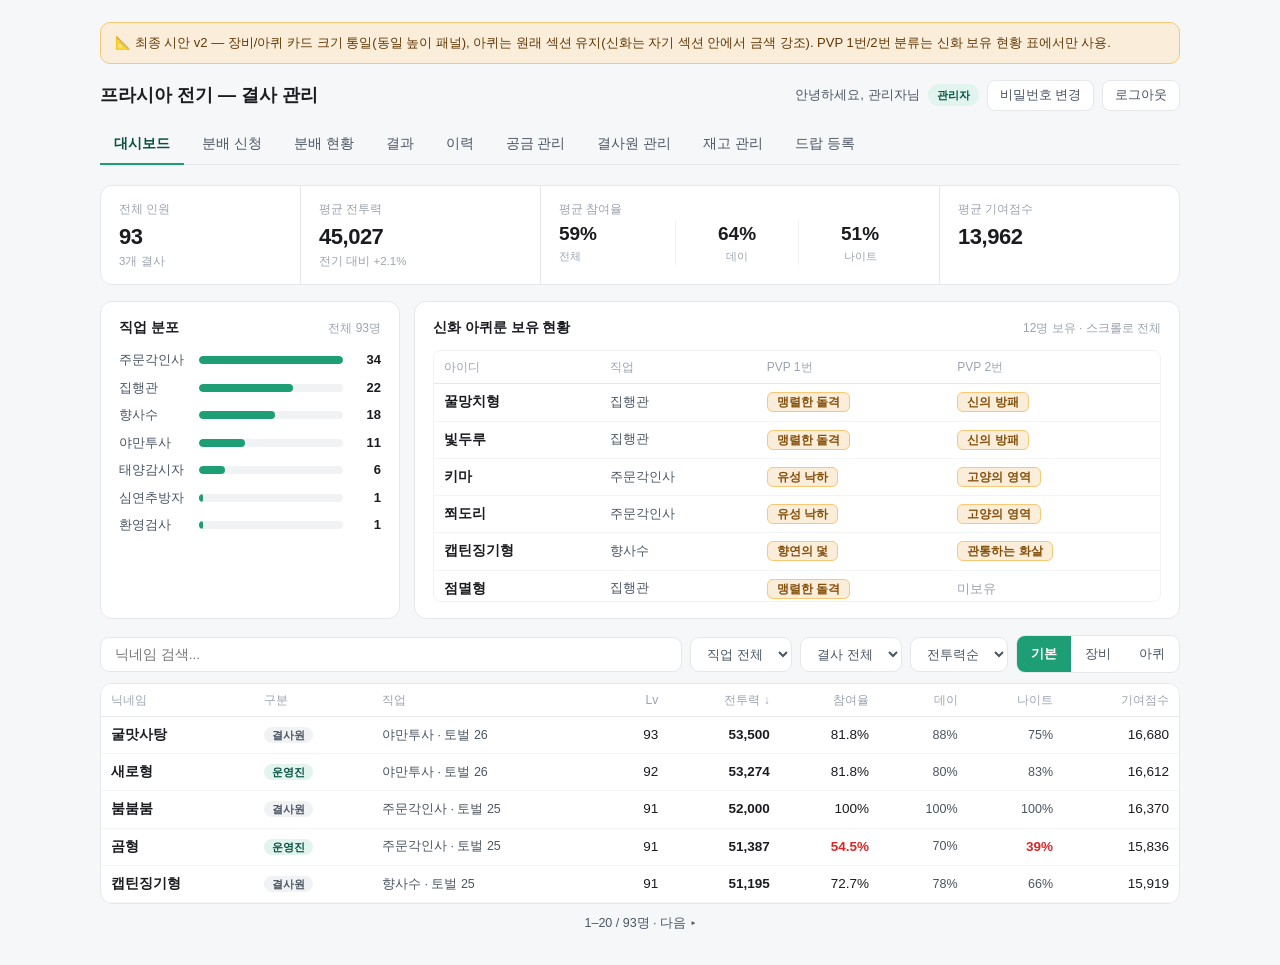
<file: 대시보드_최종통합_시안_v2.html>
<!DOCTYPE html>
<html lang="ko">
<head>
<meta charset="UTF-8">
<meta name="viewport" content="width=device-width, initial-scale=1.0">
<title>대시보드 최종 통합 시안</title>
<style>
  :root{--bg:#f6f7f9;--card:#fff;--line:#e5e7eb;--txt:#1a1c20;--txt2:#4b5563;--txt3:#9ca3af;
    --green:#1D9E75;--green-bg:#E1F5EE;--green-dk:#085041;--red:#DC2626;
    --gold-bg:#FAEEDA;--gold-tx:#854F0B;--myth-bd:#FAC775;
    --panel:#20242e;--panel-line:#343a48;--slot:#2a2f3c;
    --abs:#F0B03F;--leg:#9B8CFF;--hero:#F07070;--none:#4a5060}
  *{box-sizing:border-box;margin:0;padding:0}
  body{font-family:'Pretendard Variable',Pretendard,-apple-system,'Malgun Gothic',sans-serif;background:var(--bg);color:var(--txt);padding:22px 18px;line-height:1.5;font-size:14px}
  .wrap{max-width:1080px;margin:0 auto}
  .note{background:var(--gold-bg);color:#633806;border:1px solid var(--myth-bd);border-radius:10px;padding:10px 14px;font-size:13px;margin-bottom:16px}
  header{display:flex;align-items:center;justify-content:space-between;flex-wrap:wrap;gap:10px;margin-bottom:14px}
  h1{font-size:18px;font-weight:600}
  .userbox{display:flex;align-items:center;gap:8px;font-size:13px;color:var(--txt2)}
  .userbox .chip{background:var(--green-bg);color:var(--green-dk);font-size:11px;font-weight:600;padding:3px 9px;border-radius:999px}
  .userbox button{border:1px solid var(--line);background:var(--card);border-radius:8px;padding:6px 12px;font-size:12.5px;color:var(--txt2);cursor:pointer}
  .tabs{display:flex;gap:4px;margin-bottom:20px;flex-wrap:wrap;border-bottom:1px solid var(--line)}
  .tab{padding:9px 14px;font-size:13.5px;color:var(--txt2);cursor:pointer;border-bottom:2px solid transparent;margin-bottom:-1px}
  .tab.on{color:var(--green-dk);border-bottom-color:var(--green);font-weight:600}
  .kpis{display:grid;grid-template-columns:1fr 1.2fr 2fr 1.2fr;gap:1px;background:var(--line);border:1px solid var(--line);border-radius:12px;overflow:hidden;margin-bottom:16px}
  @media(max-width:760px){.kpis{grid-template-columns:1fr 1fr}}
  .kpi{background:var(--card);padding:14px 18px}
  .kpi .lb{font-size:12px;color:var(--txt3);margin-bottom:2px}
  .kpi .v{font-size:22px;font-weight:700;letter-spacing:-.5px}
  .kpi .sub{font-size:11.5px;color:var(--txt3)}
  .p3{display:flex}
  .p3 .seg{flex:1;text-align:center;border-left:1px solid #f1f2f4;padding:0 6px}
  .p3 .seg:first-child{border-left:0;text-align:left;padding-left:0}
  .p3 .slb{font-size:11px;color:var(--txt3)}
  .p3 .sv{font-size:19px;font-weight:700}
  .cols{display:grid;grid-template-columns:300px 1fr;gap:14px;margin-bottom:16px}
  @media(max-width:860px){.cols{grid-template-columns:1fr}}
  .panel{background:var(--card);border:1px solid var(--line);border-radius:12px;padding:16px 18px}
  .panel h3{font-size:13.5px;font-weight:600;margin-bottom:12px;display:flex;align-items:center;justify-content:space-between}
  .panel h3 .meta{font-size:12px;color:var(--txt3);font-weight:400}
  .jrow{display:flex;align-items:center;gap:10px;margin-bottom:8px;font-size:13px}
  .jrow .nm{width:70px;color:var(--txt2)}
  .jrow .bar{flex:1;height:8px;background:#f1f2f4;border-radius:4px;overflow:hidden}
  .jrow .bar>div{height:100%;background:var(--green);border-radius:4px}
  .jrow .n{width:28px;text-align:right;font-weight:600}
  table{width:100%;border-collapse:collapse;font-size:13.5px}
  th{text-align:left;font-size:12px;font-weight:500;color:var(--txt3);padding:7px 10px;border-bottom:1px solid var(--line);white-space:nowrap;background:var(--card)}
  td{padding:8px 10px;border-bottom:1px solid #f3f4f6;white-space:nowrap}
  .num{text-align:right}
  .myth-scroll{max-height:252px;overflow-y:auto;border:1px solid #f1f2f4;border-radius:8px}
  .myth-scroll th{position:sticky;top:0;z-index:1}
  .aq-myth{background:var(--gold-bg);color:var(--gold-tx);font-size:12px;padding:2px 9px;border-radius:6px;font-weight:600;border:1px solid var(--myth-bd)}
  .aq-none{color:var(--txt3);font-size:12.5px}
  .toolbar{display:flex;gap:8px;flex-wrap:wrap;align-items:center;margin-bottom:10px}
  .toolbar input{flex:1;min-width:170px;border:1px solid var(--line);border-radius:9px;padding:9px 14px;font-size:13.5px;background:var(--card)}
  .toolbar select{border:1px solid var(--line);border-radius:9px;padding:8px 12px;font-size:13px;background:var(--card);color:var(--txt2)}
  .vtoggle{display:flex;border:1px solid var(--line);border-radius:9px;overflow:hidden;background:var(--card)}
  .vtoggle span{padding:8px 14px;font-size:13px;color:var(--txt2);cursor:pointer;user-select:none}
  .vtoggle span.on{background:var(--green);color:#fff;font-weight:600}
  .mtable{background:var(--card);border:1px solid var(--line);border-radius:12px;overflow:auto}
  .role{font-size:11px;padding:2px 8px;border-radius:999px;font-weight:600}
  .r-staff{background:var(--green-bg);color:var(--green-dk)}
  .r-member{background:#f1f2f4;color:var(--txt2)}
  .low{color:var(--red);font-weight:600}
  .gtext{font-size:12.5px;color:var(--txt2)}
  .grid{display:grid;grid-template-columns:repeat(auto-fill,minmax(300px,1fr));gap:14px}
  .mcard{background:var(--card);border:1px solid var(--line);border-radius:14px;padding:14px 14px 12px;display:flex;flex-direction:column}
  .mcard .hd{display:flex;align-items:center;gap:8px;margin-bottom:2px}
  .mcard .hd b{font-size:15px}
  .mcard .sub{font-size:12px;color:var(--txt3);margin-bottom:10px}
  .mcard .sub b{color:var(--txt2)}
  .gearpanel,.aqpanel{background:var(--panel);border:1px solid var(--panel-line);border-radius:11px;padding:12px;flex:1;min-height:420px;display:flex;flex-direction:column;justify-content:space-between}
  .slotgrid{display:grid;grid-template-columns:repeat(4,1fr);gap:7px}
  .slot{aspect-ratio:1;border-radius:9px;background:var(--slot);border:1.5px solid var(--none);display:flex;flex-direction:column;align-items:center;justify-content:center;gap:1px;min-width:0}
  .slot .part{font-size:10.5px;color:#aab0bf;white-space:nowrap}
  .slot .gr{font-size:11.5px;font-weight:700}
  .slot.abs{border-color:var(--abs);box-shadow:inset 0 0 10px rgba(240,176,63,.16)}
  .slot.abs .gr{color:var(--abs)}
  .slot.leg{border-color:var(--leg);box-shadow:inset 0 0 10px rgba(155,140,255,.16)}
  .slot.leg .gr{color:var(--leg)}
  .slot.hero{border-color:var(--hero);box-shadow:inset 0 0 10px rgba(240,112,112,.16)}
  .slot.hero .gr{color:var(--hero)}
  .slot.empty{border-style:dashed;opacity:.55}
  .slot.empty .gr{color:#6a7183;font-weight:500}
  .gearsum{display:flex;gap:10px;margin-top:auto;padding-top:9px;font-size:11.5px;color:#aab0bf;justify-content:center}
  .gearsum .sa{color:var(--abs)}.gearsum .sl{color:var(--leg)}.gearsum .sh{color:var(--hero)}
  .aqcols{display:grid;grid-template-columns:1fr 1fr 1fr;gap:8px}
  .aqcol .ct{font-size:11px;color:#8f96a8;text-align:center;margin-bottom:6px;letter-spacing:1px;font-weight:600}
  .aqslot{border-radius:8px;background:var(--slot);border:1.5px solid var(--none);padding:5px 6px;margin-bottom:5px;text-align:center}
  .aqslot .nm{font-size:11px;color:#cfd4e0;line-height:1.3;overflow:hidden;text-overflow:ellipsis;white-space:nowrap}
  .aqslot.on{border-color:#5a6278}
  .aqslot.myth{border-color:var(--abs);box-shadow:inset 0 0 8px rgba(240,176,63,.18)}
  .aqslot.myth .nm{color:var(--abs);font-weight:700}
  .aqslot.empty{border-style:dashed;opacity:.5}
  .aqslot.empty .nm{color:#6a7183}
  .passive{margin-top:auto;padding-top:10px;border-top:1px solid var(--panel-line)}
  .prow{display:flex;align-items:center;gap:7px;margin-bottom:5px}
  .prow:last-child{margin-bottom:0}
  .prow .pl{width:32px;font-size:10.5px;font-weight:700;color:#8f96a8}
  .pdots{display:flex;gap:4px;flex-wrap:wrap}
  .pd{width:15px;height:15px;border-radius:4px;background:var(--slot);border:1px solid var(--none)}
  .pd.f{background:#8d7bf0;border-color:#9B8CFF}
  .pd.m{background:#c9922e;border-color:var(--abs)}
  .pcnt{margin-left:auto;font-size:10.5px;color:#8f96a8}
  .screenview{display:none}
  .screenview.on{display:block}
</style>
</head>
<body>
<div class="wrap">
  <div class="note">📐 최종 시안 v2 — 장비/아퀴 카드 크기 통일(동일 높이 패널), 아퀴는 원래 섹션 유지(신화는 자기 섹션 안에서 금색 강조). PVP 1번/2번 분류는 신화 보유 현황 표에서만 사용.</div>

  <header>
    <h1>프라시아 전기 — 결사 관리</h1>
    <div class="userbox">안녕하세요, 관리자님 <span class="chip">관리자</span><button>비밀번호 변경</button><button>로그아웃</button></div>
  </header>

  <div class="tabs">
    <span class="tab on">대시보드</span><span class="tab">분배 신청</span><span class="tab">분배 현황</span><span class="tab">결과</span><span class="tab">이력</span><span class="tab">공금 관리</span><span class="tab">결사원 관리</span><span class="tab">재고 관리</span><span class="tab">드랍 등록</span>
  </div>

  <div class="kpis">
    <div class="kpi"><div class="lb">전체 인원</div><div class="v">93</div><div class="sub">3개 결사</div></div>
    <div class="kpi"><div class="lb">평균 전투력</div><div class="v">45,027</div><div class="sub">전기 대비 +2.1%</div></div>
    <div class="kpi"><div class="lb">평균 참여율</div>
      <div class="p3">
        <div class="seg"><div class="sv">59%</div><div class="slb">전체</div></div>
        <div class="seg"><div class="sv">64%</div><div class="slb">데이</div></div>
        <div class="seg"><div class="sv">51%</div><div class="slb">나이트</div></div>
      </div>
    </div>
    <div class="kpi"><div class="lb">평균 기여점수</div><div class="v">13,962</div><div class="sub">&nbsp;</div></div>
  </div>

  <div class="cols">
    <div class="panel">
      <h3>직업 분포 <span class="meta">전체 93명</span></h3>
      <div class="jrow"><span class="nm">주문각인사</span><div class="bar"><div style="width:100%"></div></div><span class="n">34</span></div>
      <div class="jrow"><span class="nm">집행관</span><div class="bar"><div style="width:65%"></div></div><span class="n">22</span></div>
      <div class="jrow"><span class="nm">향사수</span><div class="bar"><div style="width:53%"></div></div><span class="n">18</span></div>
      <div class="jrow"><span class="nm">야만투사</span><div class="bar"><div style="width:32%"></div></div><span class="n">11</span></div>
      <div class="jrow"><span class="nm">태양감시자</span><div class="bar"><div style="width:18%"></div></div><span class="n">6</span></div>
      <div class="jrow"><span class="nm">심연추방자</span><div class="bar"><div style="width:3%"></div></div><span class="n">1</span></div>
      <div class="jrow"><span class="nm">환영검사</span><div class="bar"><div style="width:3%"></div></div><span class="n">1</span></div>
    </div>

    <div class="panel">
      <h3>신화 아퀴룬 보유 현황 <span class="meta">12명 보유 · 스크롤로 전체</span></h3>
      <div class="myth-scroll">
        <table>
          <tr><th>아이디</th><th>직업</th><th>PVP 1번</th><th>PVP 2번</th></tr>
          <tr><td><b>꿀망치형</b></td><td class="gtext">집행관</td><td><span class="aq-myth">맹렬한 돌격</span></td><td><span class="aq-myth">신의 방패</span></td></tr>
          <tr><td><b>빛두루</b></td><td class="gtext">집행관</td><td><span class="aq-myth">맹렬한 돌격</span></td><td><span class="aq-myth">신의 방패</span></td></tr>
          <tr><td><b>키마</b></td><td class="gtext">주문각인사</td><td><span class="aq-myth">유성 낙하</span></td><td><span class="aq-myth">고양의 영역</span></td></tr>
          <tr><td><b>쬐도리</b></td><td class="gtext">주문각인사</td><td><span class="aq-myth">유성 낙하</span></td><td><span class="aq-myth">고양의 영역</span></td></tr>
          <tr><td><b>캡틴징기형</b></td><td class="gtext">향사수</td><td><span class="aq-myth">향연의 덫</span></td><td><span class="aq-myth">관통하는 화살</span></td></tr>
          <tr><td><b>점멸형</b></td><td class="gtext">집행관</td><td><span class="aq-myth">맹렬한 돌격</span></td><td><span class="aq-none">미보유</span></td></tr>
          <tr><td><b>왕무밍</b></td><td class="gtext">주문각인사</td><td><span class="aq-myth">유성 낙하</span></td><td><span class="aq-none">미보유</span></td></tr>
          <tr><td><b>던힐형</b></td><td class="gtext">집행관</td><td><span class="aq-myth">맹렬한 돌격</span></td><td><span class="aq-none">미보유</span></td></tr>
          <tr><td><b>알파</b></td><td class="gtext">주문각인사</td><td><span class="aq-myth">유성 낙하</span></td><td><span class="aq-none">미보유</span></td></tr>
          <tr><td><b>별의키비</b></td><td class="gtext">집행관</td><td><span class="aq-myth">맹렬한 돌격</span></td><td><span class="aq-none">미보유</span></td></tr>
          <tr><td><b>헤르</b></td><td class="gtext">주문각인사</td><td><span class="aq-myth">유성 낙하</span></td><td><span class="aq-none">미보유</span></td></tr>
          <tr><td><b>굴맛사탕</b></td><td class="gtext">야만투사</td><td><span class="aq-myth">신수의 발톱</span></td><td><span class="aq-none">해당 없음</span></td></tr>
          
        </table>
      </div>
    </div>
  </div>

  <div class="toolbar">
    <input type="search" placeholder="닉네임 검색...">
    <select><option>직업 전체</option></select>
    <select><option>결사 전체</option></select>
    <select><option>전투력순</option></select>
    <div class="vtoggle"><span class="on" onclick="setView('basic',this)">기본</span><span onclick="setView('gear',this)">장비</span><span onclick="setView('aqui',this)">아퀴</span></div>
  </div>

  <div class="screenview on" id="v-basic">
    <div class="mtable">
      <table>
        <tr><th>닉네임</th><th>구분</th><th>직업</th><th class="num">Lv</th><th class="num">전투력 ↓</th><th class="num">참여율</th><th class="num">데이</th><th class="num">나이트</th><th class="num">기여점수</th></tr>
        <tr><td><b>굴맛사탕</b></td><td><span class="role r-member">결사원</span></td><td class="gtext">야만투사 · 토벌 26</td><td class="num">93</td><td class="num"><b>53,500</b></td><td class="num">81.8%</td><td class="num gtext">88%</td><td class="num gtext">75%</td><td class="num">16,680</td></tr>
        <tr><td><b>새로형</b></td><td><span class="role r-staff">운영진</span></td><td class="gtext">야만투사 · 토벌 26</td><td class="num">92</td><td class="num"><b>53,274</b></td><td class="num">81.8%</td><td class="num gtext">80%</td><td class="num gtext">83%</td><td class="num">16,612</td></tr>
        <tr><td><b>붐붐붐</b></td><td><span class="role r-member">결사원</span></td><td class="gtext">주문각인사 · 토벌 25</td><td class="num">91</td><td class="num"><b>52,000</b></td><td class="num">100%</td><td class="num gtext">100%</td><td class="num gtext">100%</td><td class="num">16,370</td></tr>
        <tr><td><b>곰형</b></td><td><span class="role r-staff">운영진</span></td><td class="gtext">주문각인사 · 토벌 25</td><td class="num">91</td><td class="num"><b>51,387</b></td><td class="num"><span class="low">54.5%</span></td><td class="num gtext">70%</td><td class="num"><span class="low">39%</span></td><td class="num">15,836</td></tr>
        <tr><td><b>캡틴징기형</b></td><td><span class="role r-member">결사원</span></td><td class="gtext">향사수 · 토벌 25</td><td class="num">91</td><td class="num"><b>51,195</b></td><td class="num">72.7%</td><td class="num gtext">78%</td><td class="num gtext">66%</td><td class="num">15,919</td></tr>
      </table>
    </div>
    <div style="text-align:center;padding:10px" class="gtext">1–20 / 93명 · 다음 ▸</div>
  </div>

  <div class="screenview" id="v-gear">
    <div class="grid">
      <div class="mcard">
        <div class="hd"><b>굴맛사탕</b><span class="role r-member">결사원</span></div>
        <div class="sub">야만투사 · 토벌 26 · 전투력 <b>53,500</b></div>
        <div class="gearpanel">
          <div class="slotgrid">
            <div class="slot abs"><span class="part">주무기</span><span class="gr">절대자</span></div>
            <div class="slot abs"><span class="part">특화무기</span><span class="gr">절대자</span></div>
            <div class="slot abs"><span class="part">투구</span><span class="gr">절대자</span></div>
            <div class="slot abs"><span class="part">상의</span><span class="gr">절대자</span></div>
            <div class="slot abs"><span class="part">망토</span><span class="gr">절대자</span></div>
            <div class="slot abs"><span class="part">허리띠</span><span class="gr">절대자</span></div>
            <div class="slot abs"><span class="part">바지</span><span class="gr">절대자</span></div>
            <div class="slot abs"><span class="part">신발</span><span class="gr">절대자</span></div>
            <div class="slot abs"><span class="part">장갑</span><span class="gr">절대자</span></div>
            <div class="slot abs"><span class="part">반지 1</span><span class="gr">절대자</span></div>
            <div class="slot abs"><span class="part">반지 2</span><span class="gr">절대자</span></div>
            <div class="slot abs"><span class="part">귀걸이 1</span><span class="gr">절대자</span></div>
            <div class="slot abs"><span class="part">귀걸이 2</span><span class="gr">절대자</span></div>
            <div class="slot abs"><span class="part">팔찌</span><span class="gr">절대자</span></div>
            <div class="slot leg"><span class="part">목걸이</span><span class="gr">전설</span></div>
            <div class="slot leg"><span class="part">브로치</span><span class="gr">전설</span></div>
            <div class="slot leg"><span class="part">가더</span><span class="gr">전설</span></div>
            <div class="slot hero"><span class="part">2층 부적</span><span class="gr">영웅</span></div>
            <div class="slot hero"><span class="part">3층 부적</span><span class="gr">영웅</span></div>
            <div class="slot empty"><span class="part">1층 부적</span><span class="gr">—</span></div>
          </div>
          <div class="gearsum"><span class="sa">절대자 <b>14</b></span><span class="sl">전설 <b>3</b></span><span class="sh">영웅 <b>2</b></span></div>
        </div>
      </div>
      <div class="mcard">
        <div class="hd"><b>곰형</b><span class="role r-staff">운영진</span></div>
        <div class="sub">주문각인사 · 토벌 25 · 전투력 <b>51,387</b></div>
        <div class="gearpanel">
          <div class="slotgrid">
            <div class="slot abs"><span class="part">주무기</span><span class="gr">절대자</span></div>
            <div class="slot abs"><span class="part">특화무기</span><span class="gr">절대자</span></div>
            <div class="slot abs"><span class="part">투구</span><span class="gr">절대자</span></div>
            <div class="slot abs"><span class="part">상의</span><span class="gr">절대자</span></div>
            <div class="slot abs"><span class="part">망토</span><span class="gr">절대자</span></div>
            <div class="slot abs"><span class="part">허리띠</span><span class="gr">절대자</span></div>
            <div class="slot abs"><span class="part">바지</span><span class="gr">절대자</span></div>
            <div class="slot abs"><span class="part">신발</span><span class="gr">절대자</span></div>
            <div class="slot abs"><span class="part">장갑</span><span class="gr">절대자</span></div>
            <div class="slot abs"><span class="part">반지 1</span><span class="gr">절대자</span></div>
            <div class="slot abs"><span class="part">반지 2</span><span class="gr">절대자</span></div>
            <div class="slot abs"><span class="part">귀걸이 1</span><span class="gr">절대자</span></div>
            <div class="slot abs"><span class="part">귀걸이 2</span><span class="gr">절대자</span></div>
            <div class="slot leg"><span class="part">팔찌</span><span class="gr">전설</span></div>
            <div class="slot leg"><span class="part">목걸이</span><span class="gr">전설</span></div>
            <div class="slot leg"><span class="part">브로치</span><span class="gr">전설</span></div>
            <div class="slot hero"><span class="part">가더</span><span class="gr">영웅</span></div>
            <div class="slot hero"><span class="part">2층 부적</span><span class="gr">영웅</span></div>
            <div class="slot empty"><span class="part">3층 부적</span><span class="gr">—</span></div>
            <div class="slot empty"><span class="part">1층 부적</span><span class="gr">—</span></div>
          </div>
          <div class="gearsum"><span class="sa">절대자 <b>13</b></span><span class="sl">전설 <b>3</b></span><span class="sh">영웅 <b>2</b></span></div>
        </div>
      </div>
    </div>
  </div>

  <div class="screenview" id="v-aqui">
    <div class="grid">
      <div class="mcard">
        <div class="hd"><b>붐붐붐</b><span class="role r-member">결사원</span></div>
        <div class="sub">주문각인사 · 토벌 25 · 전투력 <b>52,000</b></div>
        <div class="aqpanel">
          <div class="aqcols">
            <div class="aqcol">
              <div class="ct">PVP</div>
              <div class="aqslot on"><div class="nm">주문 각인 창</div></div>
              <div class="aqslot on"><div class="nm">약점 공략</div></div>
              <div class="aqslot on"><div class="nm">눈보라</div></div>
              <div class="aqslot myth"><div class="nm">유성 낙하</div></div>
              <div class="aqslot on"><div class="nm">주문강타</div></div>
              <div class="aqslot on"><div class="nm">얼음 방패</div></div>
            </div>
            <div class="aqcol">
              <div class="ct">지원</div>
              <div class="aqslot on"><div class="nm">무형 방패</div></div>
              <div class="aqslot on"><div class="nm">보호의 축복</div></div>
              <div class="aqslot myth"><div class="nm">고양의 영역</div></div>
              <div class="aqslot on"><div class="nm">집중 치유</div></div>
              <div class="aqslot on"><div class="nm">구원의 빛</div></div>
              <div class="aqslot on"><div class="nm">정화의 빛</div></div>
            </div>
            <div class="aqcol">
              <div class="ct">PVE</div>
              <div class="aqslot on"><div class="nm">소소리 바람</div></div>
              <div class="aqslot on"><div class="nm">지식의 완성</div></div>
              <div class="aqslot on"><div class="nm">돌풍 회오리</div></div>
              <div class="aqslot on"><div class="nm">바람 장벽</div></div>
              <div class="aqslot on"><div class="nm">태풍의 눈</div></div>
              <div class="aqslot on"><div class="nm">환기</div></div>
            </div>
          </div>
          <div class="passive">
            <div class="prow"><span class="pl">PVP</span><div class="pdots"><span class="pd m"></span><span class="pd m"></span><span class="pd f"></span><span class="pd f"></span><span class="pd"></span><span class="pd"></span><span class="pd f"></span><span class="pd"></span></div><span class="pcnt">5/8</span></div>
            <div class="prow"><span class="pl">지원</span><div class="pdots"><span class="pd f"></span><span class="pd f"></span><span class="pd f"></span><span class="pd f"></span><span class="pd"></span><span class="pd"></span><span class="pd"></span><span class="pd"></span></div><span class="pcnt">4/8</span></div>
            <div class="prow"><span class="pl">PVE</span><div class="pdots"><span class="pd f"></span><span class="pd f"></span><span class="pd f"></span><span class="pd f"></span><span class="pd f"></span><span class="pd f"></span><span class="pd f"></span><span class="pd f"></span></div><span class="pcnt">8/8</span></div>
          </div>
        </div>
      </div>
      <div class="mcard">
        <div class="hd"><b>캡틴징기형</b><span class="role r-member">결사원</span></div>
        <div class="sub">향사수 · 토벌 25 · 전투력 <b>51,195</b></div>
        <div class="aqpanel">
          <div class="aqcols">
            <div class="aqcol">
              <div class="ct">PVP</div>
              <div class="aqslot on"><div class="nm">파쇄 화살</div></div>
              <div class="aqslot on"><div class="nm">보호의 향연</div></div>
              <div class="aqslot myth"><div class="nm">향연의 덫</div></div>
              <div class="aqslot on"><div class="nm">고속 연사</div></div>
              <div class="aqslot empty"><div class="nm">미장착</div></div>
              <div class="aqslot empty"><div class="nm">미장착</div></div>
            </div>
            <div class="aqcol">
              <div class="ct">지원</div>
              <div class="aqslot on"><div class="nm">능숙한 견제</div></div>
              <div class="aqslot on"><div class="nm">저격 자세</div></div>
              <div class="aqslot on"><div class="nm">회심의 일격</div></div>
              <div class="aqslot myth"><div class="nm">관통하는 화살</div></div>
              <div class="aqslot empty"><div class="nm">미장착</div></div>
              <div class="aqslot empty"><div class="nm">미장착</div></div>
            </div>
            <div class="aqcol">
              <div class="ct">PVE</div>
              <div class="aqslot on"><div class="nm">향연 방사</div></div>
              <div class="aqslot on"><div class="nm">가로막는 장벽</div></div>
              <div class="aqslot on"><div class="nm">얽힘 석궁</div></div>
              <div class="aqslot on"><div class="nm">얽힘 과부하</div></div>
              <div class="aqslot empty"><div class="nm">미장착</div></div>
              <div class="aqslot empty"><div class="nm">미장착</div></div>
            </div>
          </div>
          <div class="passive">
            <div class="prow"><span class="pl">PVP</span><div class="pdots"><span class="pd m"></span><span class="pd m"></span><span class="pd f"></span><span class="pd f"></span><span class="pd f"></span><span class="pd"></span><span class="pd"></span><span class="pd"></span></div><span class="pcnt">5/8</span></div>
            <div class="prow"><span class="pl">지원</span><div class="pdots"><span class="pd f"></span><span class="pd f"></span><span class="pd"></span><span class="pd"></span><span class="pd"></span><span class="pd"></span><span class="pd"></span><span class="pd"></span></div><span class="pcnt">2/8</span></div>
            <div class="prow"><span class="pl">PVE</span><div class="pdots"><span class="pd f"></span><span class="pd f"></span><span class="pd f"></span><span class="pd f"></span><span class="pd f"></span><span class="pd f"></span><span class="pd"></span><span class="pd"></span></div><span class="pcnt">6/8</span></div>
          </div>
        </div>
      </div>
    </div>
  </div>
</div>

<script>
function setView(v, el){
  document.querySelectorAll('.vtoggle span').forEach(s=>s.classList.remove('on'));
  el.classList.add('on');
  document.querySelectorAll('.screenview').forEach(s=>s.classList.remove('on'));
  document.getElementById('v-'+v).classList.add('on');
}
</script>
</body>
</html>
</file>
<file: css/style.css>
/* 프라시아 전기 결사 관리 — 시안(결사관리_확정구조_시안_v5.html) 색상/컴포넌트 그대로 재사용 */
:root{--bg:#f6f7f9;--card:#fff;--line:#e2e4e8;--txt:#1a1c20;--txt2:#5f5e5a;--txt3:#888780;
  --green:#1D9E75;--green-bg:#E1F5EE;--green-dk:#085041;
  --amber-bg:#FAEEDA;--amber-tx:#854F0B;--amber-dk:#633806;--amber:#EF9F27;
  --purple-bg:#EEEDFE;--purple-tx:#3C3489;--blue-bg:#E6F1FB;--blue-tx:#0C447C;--red-bg:#FCEBEB;--red-tx:#791F1F}
*{box-sizing:border-box;margin:0;padding:0}
body{font-family:'Pretendard Variable',Pretendard,-apple-system,'Malgun Gothic',sans-serif;background:var(--bg);color:var(--txt);padding:24px 16px;line-height:1.5;
  word-break:keep-all;overflow-wrap:break-word}
.wrap{max-width:1080px;margin:0 auto}
.note{background:var(--amber-bg);color:var(--amber-dk);border:1px solid #FAC775;border-radius:10px;padding:10px 14px;font-size:13px;margin-bottom:18px}
header{display:flex;align-items:center;justify-content:space-between;flex-wrap:wrap;gap:10px;margin-bottom:14px}
h1{font-size:19px;font-weight:600}
.role-toggle{display:flex;background:var(--card);border:1px solid var(--line);border-radius:999px;padding:3px;font-size:12px}
.role-toggle button{border:0;background:transparent;padding:6px 14px;border-radius:999px;cursor:pointer;color:var(--txt2);font-size:12px}
.role-toggle button.on{background:var(--green);color:#fff;font-weight:600}
/* 밑줄(underline) 스타일 탭 — 대시보드_최종통합_시안_v2 기준 */
.tabs{display:flex;gap:4px;margin-bottom:20px;flex-wrap:wrap;border-bottom:1px solid var(--line)}
.tab{padding:9px 14px;font-size:13.5px;color:var(--txt2);cursor:pointer;user-select:none;border-bottom:2px solid transparent;margin-bottom:-1px}
.tab.on{color:var(--green-dk);border-bottom-color:var(--green);font-weight:600}
.tab.staff{border-style:none none solid}
.staff-only{display:none!important}
body.staff .staff-only{display:flex!important}
body.staff .blk.staff-only{display:block!important}
body.staff .cell.staff-only{display:table-cell!important}
.admin-only{display:none!important}
body.admin .admin-only{display:flex!important}
.divider{width:1px;background:var(--line);margin:6px 6px 6px}
.card{background:var(--card);border:1px solid var(--line);border-radius:12px;padding:16px 18px;margin-bottom:10px}
.row{display:flex;align-items:center;gap:10px;flex-wrap:wrap}
.badge{font-size:11px;padding:3px 10px;border-radius:999px;font-weight:600}
.b-myth{background:var(--amber-bg);color:var(--amber-tx)}.b-legend{background:var(--purple-bg);color:var(--purple-tx)}
.b-hero{background:var(--red-bg);color:var(--red-tx)}.b-rare{background:var(--blue-bg);color:var(--blue-tx)}
.b-green{background:var(--green-bg);color:var(--green-dk)}.b-gray{background:#f1f2f4;color:var(--txt3)}
.meta{font-size:12.5px;color:var(--txt3)}
.btn{display:inline-block;border:0;background:var(--green);color:#fff;font-size:13px;font-weight:600;padding:8px 16px;border-radius:9px;cursor:pointer}
.btn.ghost{background:var(--card);color:var(--txt2);border:1px solid var(--line)}
.btn.danger{background:#E24B4A;color:#fff}
.btn.sm{padding:5px 12px;font-size:12px}
.btn:active{transform:scale(.98)}
.btn:disabled{opacity:.5;cursor:not-allowed}
table{width:100%;font-size:13.5px;border-collapse:collapse}
th{color:var(--txt3);font-size:12px;font-weight:500;text-align:left;padding:6px 8px}
td{padding:8px;border-top:1px solid #eceef1}
tr.me td{background:var(--amber-bg);color:var(--amber-dk);font-weight:600}
tr.won td{background:var(--green-bg)}
.me-chip{font-size:10.5px;background:var(--amber);color:#412402;padding:2px 8px;border-radius:999px;margin-left:5px}
.num{text-align:right}
.cell{display:none}
.filterbar{display:flex;gap:8px;flex-wrap:wrap;align-items:center;margin-bottom:12px}
.filterbar input{flex:1;min-width:170px;border:1px solid var(--line);border-radius:9px;padding:9px 14px;font-size:14px;background:var(--card)}
.fchip{font-size:12.5px;padding:7px 13px;border-radius:999px;background:var(--card);border:1px solid var(--line);color:var(--txt2);cursor:pointer;user-select:none}
.fchip.on{background:var(--green);color:#fff;border-color:var(--green);font-weight:600}
/* 카테고리/필터 칩 그룹 — 라벨 + 건수 배지로 선택 UI를 또렷하게 */
.cat-tabs{display:flex;gap:6px;flex-wrap:wrap;align-items:center;background:var(--card);border:1px solid var(--line);border-radius:12px;padding:8px 12px;margin-bottom:12px}
.cat-tabs .lbl{font-size:12px;color:var(--txt3);font-weight:700;margin-right:4px;letter-spacing:.5px}
.cat-tabs .fchip{background:#f6f7f9;border-color:transparent}
.cat-tabs .fchip.on{background:var(--green);border-color:var(--green);box-shadow:0 2px 8px rgba(29,158,117,.3)}
.fchip .cnt,.stab .cnt{display:inline-block;margin-left:5px;font-size:10.5px;background:#e6e8ec;color:var(--txt2);border-radius:999px;padding:1px 7px;font-weight:700}
.fchip.on .cnt,.stab.on .cnt{background:rgba(255,255,255,.28);color:#fff}
.stab .cnt.alert{background:var(--amber);color:#412402}
.fchip.empty{opacity:.5}
.list{background:var(--card);border:1px solid var(--line);border-radius:12px;margin-bottom:12px;overflow:hidden}
.irow{display:flex;align-items:center;gap:10px;padding:10px 18px;border-top:1px solid #f1f2f4;font-size:13.5px;flex-wrap:wrap}
.irow:first-child{border-top:0}
.irow .nm{font-weight:600;min-width:140px}
.irow .btn{margin-left:auto}
.irow.applied .btn{background:var(--green-bg);color:var(--green-dk)}
.sitem{background:var(--card);border:1px solid var(--line);border-radius:12px;margin-bottom:12px;padding:14px 18px}
.sitem.done{border-color:#9FE1CB}
.toast{position:sticky;top:8px;z-index:10;background:var(--green-bg);border:1px solid #9FE1CB;color:var(--green-dk);border-radius:10px;padding:11px 16px;font-size:13.5px;margin-bottom:12px;display:none}
.toast.err{background:var(--red-bg);border-color:#F3B9B9;color:var(--red-tx)}
.hist{display:flex;justify-content:space-between;padding:10px 4px;border-top:1px solid #eceef1;font-size:13.5px;flex-wrap:wrap;gap:6px}
.hist:first-of-type{border-top:0}
.screen{display:none}
.screen.on{display:block}
@media (max-width:560px){ h1{font-size:16px} .irow .nm{min-width:110px} }

/* ── 로그인 화면 (로그인화면_개선시안_v4.html 이식) ── */
.lg-screen{position:fixed;inset:0;z-index:20;display:flex;align-items:center;justify-content:center;padding:20px;overflow:auto}
.lg-bg{position:fixed;inset:0;background:#12151d url('../img/login_bg.jpg') center/cover no-repeat}
.lg-fx{position:fixed;inset:0;background:
  radial-gradient(ellipse 90% 90% at 50% 50%, rgba(10,13,20,.35), rgba(10,13,20,.78) 100%),
  linear-gradient(rgba(10,13,20,.45), rgba(10,13,20,.62)),
  radial-gradient(ellipse 60% 40% at 50% 110%, rgba(29,158,117,.16), transparent 65%)}
.lg-card{position:relative;width:400px;max-width:100%;
  background:linear-gradient(180deg, rgba(255,255,255,.38), rgba(255,255,255,0) 45%), rgba(255,255,255,.72);
  backdrop-filter:blur(18px) saturate(1.2);-webkit-backdrop-filter:blur(18px) saturate(1.2);
  border-radius:18px;padding:38px 36px 30px;
  box-shadow:0 24px 80px rgba(0,0,0,.65), 0 0 0 1px rgba(255,255,255,.28)}
@supports not ((backdrop-filter:blur(1px)) or (-webkit-backdrop-filter:blur(1px))){.lg-card{background:#fff}}
.lg-card .emblem{width:84px;height:84px;margin:0 auto 14px;border-radius:18px;
  background:radial-gradient(circle at 50% 42%, #232838, #12151d 78%);
  border:1px solid rgba(240,176,63,.4);
  display:flex;align-items:center;justify-content:center;
  box-shadow:inset 0 0 22px rgba(240,176,63,.16), 0 6px 20px rgba(0,0,0,.35)}
.lg-card .emblem img{width:58px;height:auto;display:block;filter:drop-shadow(0 3px 8px rgba(0,0,0,.55))}
.lg-card .emblem.fb{font-size:38px}
.lg-card h1{font-size:21px;text-align:center;letter-spacing:-.3px;color:var(--txt)}
.lg-sub{font-size:13px;color:var(--txt3);text-align:center;margin:4px 0 24px}
.lg-card label{display:block;font-size:12.5px;color:var(--txt2);margin:0 0 6px;font-weight:600}
.lg-card input{width:100%;border:1.5px solid var(--line);border-radius:10px;padding:12px 14px;
  font-size:14.5px;margin-bottom:14px;background:rgba(250,251,252,.75);transition:border .15s}
.lg-card input:focus{outline:none;border-color:var(--green);background:#fff;box-shadow:0 0 0 3px rgba(29,158,117,.12)}
.lg-btn{width:100%;border:0;border-radius:10px;padding:13px 0;font-size:15px;font-weight:700;
  color:#fff;background:linear-gradient(180deg,#22ad82,var(--green));cursor:pointer;
  box-shadow:0 4px 14px rgba(29,158,117,.35);transition:transform .1s}
.lg-btn:active{transform:scale(.985)}
.lg-btn:disabled{opacity:.6;cursor:not-allowed}
.lg-foot{text-align:center;font-size:12.5px;color:var(--txt3);margin-top:16px}
.lg-foot a{color:#127a59;font-weight:700;text-decoration:none}

/* ── 신규 컴포넌트 (시안에 없던 화면: 가입, 확인 모달) ── */
.login-wrap{max-width:360px;margin:80px auto 0}
.login-card{background:var(--card);border:1px solid var(--line);border-radius:14px;padding:28px 26px}
.login-card h1{font-size:18px;margin-bottom:4px;text-align:center}
.login-card .meta{text-align:center;margin-bottom:20px}
.field{margin-bottom:14px}
.field label{display:block;font-size:12.5px;color:var(--txt2);margin-bottom:6px;font-weight:500}
.field input{width:100%;border:1px solid var(--line);border-radius:9px;padding:10px 13px;font-size:14px;background:var(--bg)}
.field input:focus{outline:2px solid var(--green);outline-offset:-1px}
.login-card .btn{width:100%;padding:11px;font-size:14px;margin-top:6px}
.err-msg{color:var(--red-tx);background:var(--red-bg);border-radius:8px;padding:9px 12px;font-size:12.5px;margin-bottom:14px;display:none}
.user-chip{display:flex;align-items:center;gap:8px;font-size:13px;color:var(--txt2)}
.user-chip .role-badge{font-size:10.5px;padding:2px 9px;border-radius:999px;font-weight:600}
.role-badge.관리자{background:var(--red-bg);color:var(--red-tx)}
.role-badge.운영진{background:var(--blue-bg);color:var(--blue-tx)}
.role-badge.결사원{background:#f1f2f4;color:var(--txt3)}
.placeholder-card{text-align:center;padding:60px 20px;color:var(--txt3)}
.placeholder-card .big{font-size:32px;margin-bottom:10px}
.modal-backdrop{position:fixed;inset:0;background:rgba(20,20,24,.45);display:none;align-items:center;justify-content:center;z-index:50}
.modal-backdrop.on{display:flex}
.modal{background:var(--card);border-radius:14px;padding:22px 24px;max-width:360px;width:90%}
.modal h3{font-size:15px;margin-bottom:10px}
.modal p{font-size:13.5px;color:var(--txt2);margin-bottom:18px}
.modal .row{justify-content:flex-end}
.hidden{display:none!important}
.spinner{display:inline-block;width:14px;height:14px;border:2px solid #fff;border-top-color:transparent;border-radius:50%;animation:spin .7s linear infinite;vertical-align:-2px;margin-right:6px}
@keyframes spin{to{transform:rotate(360deg)}}
.qty-input{width:64px;border:1px solid var(--line);border-radius:7px;padding:5px 8px;font-size:13px}

/* ── 대시보드 (대시보드_최종통합_시안_v2 그대로) ── */
:root{--gold-bg:#FAEEDA;--gold-tx:#854F0B;--myth-bd:#FAC775;--red:#DC2626;
  --panel:#20242e;--panel-line:#343a48;--slot:#2a2f3c;
  --abs:#F0B03F;--leg:#9B8CFF;--hero:#F07070;--none:#4a5060}
.kpis{display:grid;grid-template-columns:1fr 1.2fr 2fr 1.2fr;gap:1px;background:var(--line);border:1px solid var(--line);border-radius:12px;overflow:hidden;margin-bottom:16px}
.kpis.k3{grid-template-columns:1fr 2fr 1.2fr}
@media(max-width:760px){.kpis,.kpis.k3{grid-template-columns:1fr 1fr}}
.kpi{background:var(--card);padding:14px 18px}
.kpi .lb{font-size:12px;color:var(--txt3);margin-bottom:2px}
.kpi .v{font-size:22px;font-weight:700;letter-spacing:-.5px;color:var(--txt)}
.kpi .sub{font-size:11.5px;color:var(--txt3)}
.p3{display:flex}
.p3 .seg{flex:1;text-align:center;border-left:1px solid #f1f2f4;padding:0 6px}
.p3 .seg:first-child{border-left:0;text-align:left;padding-left:0}
.p3 .slb{font-size:11px;color:var(--txt3)}
.p3 .sv{font-size:19px;font-weight:700;color:var(--txt)}
.cols{display:grid;grid-template-columns:300px 1fr;gap:14px;margin-bottom:16px}
@media(max-width:860px){.cols{grid-template-columns:1fr}}
.panel{background:var(--card);border:1px solid var(--line);border-radius:12px;padding:16px 18px}
.panel h3{font-size:13.5px;font-weight:600;margin-bottom:12px;display:flex;align-items:center;justify-content:space-between}
.panel h3 .meta{font-size:12px;color:var(--txt3);font-weight:400}
.jrow{display:flex;align-items:center;gap:10px;margin-bottom:8px;font-size:13px}
.jrow .nm{width:70px;color:var(--txt2);white-space:nowrap;overflow:hidden;text-overflow:ellipsis}
.jrow .bar{flex:1;height:8px;background:#f1f2f4;border-radius:4px;overflow:hidden}
.jrow .bar>div{height:100%;background:var(--green);border-radius:4px}
.jrow .n{width:28px;text-align:right;font-weight:600}
.myth-scroll{max-height:252px;overflow-y:auto;border:1px solid #f1f2f4;border-radius:8px}
.myth-scroll table{width:100%;border-collapse:collapse;font-size:13.5px}
.myth-scroll th{text-align:left;font-size:12px;font-weight:500;color:var(--txt3);padding:7px 10px;border-bottom:1px solid var(--line);white-space:nowrap;background:var(--card);position:sticky;top:0;z-index:1}
.myth-scroll td{padding:8px 10px;border-bottom:1px solid #f3f4f6;white-space:nowrap}
.aq-myth{background:var(--gold-bg);color:var(--gold-tx);font-size:12px;padding:2px 9px;border-radius:6px;font-weight:600;border:1px solid var(--myth-bd)}
.aq-none{color:var(--txt3);font-size:12.5px}
.vtoggle{display:flex;border:1px solid var(--line);border-radius:9px;overflow:hidden;background:var(--card)}
.vtoggle span{padding:8px 14px;font-size:13px;color:var(--txt2);cursor:pointer;user-select:none}
.vtoggle span.on{background:var(--green);color:#fff;font-weight:600}
.mtable{background:var(--card);border:1px solid var(--line);border-radius:12px;overflow:auto}
.mtable table{width:100%;border-collapse:collapse;font-size:13.5px}
.mtable th{text-align:left;font-size:12px;font-weight:500;color:var(--txt3);padding:7px 10px;border-bottom:1px solid var(--line);white-space:nowrap;background:var(--card);cursor:pointer;user-select:none}
.mtable td{padding:8px 10px;border-bottom:1px solid #f3f4f6;white-space:nowrap}
.mtable .num{text-align:right}
/* ═══ 전력 분석 (운영진 — 전력분석탭_시안_v3 그대로, 전부 .warscope 스코프) ═══ */
.warscope{--w-tank:#5B8DD9;--w-bruiser:#D06060;--w-healer:#1D9E75;--w-mdealer:#9B59D0;--w-pdealer:#2E9CB8;--w-support:#E8A13C}
.warscope .warbar{display:flex;gap:7px;flex-wrap:wrap;align-items:center;margin-bottom:12px}
.warscope .mc{font-size:12.5px;padding:6px 13px;border-radius:999px;background:var(--card);border:1px solid var(--line);color:var(--txt2);cursor:pointer;font-weight:600;user-select:none}
.warscope .mc.on{background:var(--green);color:#fff;border-color:var(--green)}
.warscope .stat{margin-left:auto;font-size:12.5px;color:var(--txt2)}
.warscope .stat b{font-weight:800}
.warscope .stat .left{color:#A32D2D;font-weight:800}
.warscope .pairing-banner{display:none;background:var(--green-bg);border:1px solid #9FE1CB;color:var(--green-dk);border-radius:10px;padding:9px 14px;font-size:12.5px;margin-bottom:10px;font-weight:600}
.warscope .warcols{display:grid;grid-template-columns:240px minmax(0,1fr) 232px;gap:12px;align-items:start}
.warscope .wscols{display:grid;grid-template-columns:minmax(0,1fr) 232px;gap:12px;align-items:start}
@media(max-width:900px){.warscope .warcols,.warscope .wscols{grid-template-columns:1fr}}
.warscope .warpanel{background:var(--card);border:1px solid var(--line);border-radius:14px;padding:14px}
.warscope .warpanel h3,.warscope .warpairs h3{font-size:13px;font-weight:800;margin-bottom:10px;display:flex;justify-content:space-between;align-items:center}
.warscope .wmeta{font-size:11.5px;color:var(--txt3);font-weight:500}
.warscope .pooltools{display:flex;gap:7px;margin-bottom:9px}
.warscope .pooltools select{flex:1;border:1px solid var(--line);border-radius:9px;padding:7px 10px;font-size:12.5px;background:#fff;color:var(--txt2);font-weight:600;font-family:inherit}
.warscope .wseg{display:flex;border:1px solid var(--line);border-radius:9px;overflow:hidden}
.warscope .wseg span{padding:7px 11px;font-size:12px;color:var(--txt2);cursor:pointer;user-select:none;font-weight:600;white-space:nowrap}
.warscope .wseg span.on{background:var(--green);color:#fff}
.warscope .pool{display:flex;flex-direction:column;gap:7px;max-height:640px;overflow-y:auto}
.warscope .pcard{border:1.5px solid var(--line);border-radius:11px;padding:9px 12px;cursor:pointer;position:relative;transition:border-color .12s}
.warscope .pcard:hover{border-color:var(--green)}
.warscope .pcard.myth{border-color:var(--myth-bd);background:linear-gradient(135deg,#FFFDF6,#fff 60%)}
.warscope .pcard.myth:hover{border-color:#F0B03F}
.warscope .pcard .n{font-size:14px;font-weight:800;display:flex;align-items:center;gap:6px;flex-wrap:wrap}
.warscope .pcard .n small{font-size:11px;color:var(--txt3);font-weight:600}
.warscope .pcard .s{display:flex;gap:10px;font-size:11.5px;color:var(--txt2);margin-top:3px}
.warscope .pcard .s b{font-weight:700}
.warscope .mythdot{font-size:9px;font-weight:800;background:var(--gold-bg);color:var(--gold-tx);border-radius:5px;padding:1px 6px}
/* 역할 = 가로 행 (세로 스택) — 칩이 행 안에서 가로로 흐름 */
.warscope .warboard{display:flex;flex-direction:column;gap:8px}
/* 역할 행 — 소제목(역할명·인원)을 왼쪽 세로 밴드로 */
.warscope .role{border-radius:12px;border:1px solid var(--line);overflow:visible;display:flex;flex-direction:row;align-items:stretch}
.warscope .role .rh{width:62px;flex:none;padding:8px 6px;font-size:12.5px;font-weight:800;color:#fff;display:flex;flex-direction:column;align-items:center;justify-content:center;gap:3px;text-align:center;border-radius:11px 0 0 11px}
.warscope .role .rh .c{font-weight:600;opacity:.85}
/* 역할 밴드 — 옅은 파스텔 배경 + 역할색 글씨 (원색 밴드는 시각적으로 피로해 완화) */
.warscope .r-tank .rh{background:#EAF1FB;color:#3D6DB5}
.warscope .r-bruiser .rh{background:#FBEBEB;color:#B04A4A}
.warscope .r-healer .rh{background:#E7F5EF;color:#157A5B}
.warscope .r-mdealer .rh{background:#F4EBFB;color:#7E3FB0}
.warscope .r-pdealer .rh{background:#E7F4F8;color:#22758A}
.warscope .r-support .rh{background:#FCF3E3;color:#B57A1F}
.warscope .rbody{padding:8px;display:grid;grid-template-columns:repeat(6,minmax(0,1fr));gap:6px;align-content:start;flex:1;background:#fbfcfd;border-radius:0 11px 11px 0;min-height:56px}
.warscope .rbody .empty-hint{grid-column:1/-1}
.warscope .chip{background:#fff;border:1.5px solid var(--line);border-radius:9px;padding:6px 9px;font-size:12.5px;font-weight:700;display:flex;align-items:center;gap:6px;cursor:pointer;position:relative;transition:border-color .12s}
.warscope .chip:hover{border-color:var(--txt3)}
.warscope .chip.myth{border-color:var(--myth-bd)}
/* 메인 지정 — 우측 상단 흰 박스 배지 안에 금색 별 1~3개 + 등급별 남색 음영(★3 진함 → ★1 연함) */
.warscope .chip .mainstars{position:absolute;top:-6px;right:-4px;font-size:8px;line-height:1;color:#F0B03F;background:#fff;border:1px solid var(--line);border-radius:4px;padding:1.5px 2.5px 1.5px 3px;letter-spacing:.5px;box-shadow:0 1px 2px rgba(0,0,0,.1);pointer-events:none}
/* ★1 = 음영 없음(흰 칩), ★2 = 옅은 남색, ★3 = 진한 남색 */
.warscope .chip.m2{background:#E3E8F0;border-color:#CDD4E0}
.warscope .chip.m3{background:#3D4654;border-color:#3D4654;color:#fff}
.warscope .chip.m3 .cl{color:#B8C0CC}
.warscope .chip.myth.m1,.warscope .chip.myth.m2,.warscope .chip.myth.m3{border-color:var(--myth-bd)}
/* 팝오버 메인 등급 선택 줄: 메인 ★|★★|★★★|해제 */
.warscope .warpop .mainrow{display:flex;gap:5px;align-items:center;font-size:11.5px;color:var(--txt2);font-weight:700;padding:6px 0 2px}
.warscope .warpop .mainrow .ms{flex:1;border:1px solid var(--line);border-radius:7px;padding:5px 0;text-align:center;cursor:pointer;color:#B08A2E;font-weight:700;font-size:11px;background:#fff;letter-spacing:1px;user-select:none}
.warscope .warpop .mainrow .ms.off{color:var(--txt3);letter-spacing:0}
.warscope .warpop .mainrow .ms.on{background:#3D4654;border-color:#3D4654;color:#F5C451}
.warscope .warpop .mainrow .ms.off.on{color:#fff}
.warscope .chip small{font-size:10px;color:var(--txt3);font-weight:600}
/* ── 2단 칩 (분석·현황 공용, 시안) — 직업 위 작은 글씨 / 닉네임 아래 굵게 + 짝지 원은 닉 줄 오른쪽 ── */
.warscope .chip.wchip{flex-direction:column;align-items:stretch;gap:1px;padding:5px 8px 6px}
.warscope .chip.wchip .cl{font-size:9px;line-height:1.2}
.warscope .chip.wchip .nkrow{display:flex;align-items:center;gap:4px;min-width:0}
.warscope .chip.wchip .nk{font-size:12px;line-height:1.25;flex:1;min-width:0;white-space:nowrap;overflow:hidden;text-overflow:ellipsis}
/* 칩 안 짝지 번호 — 우측 하단에 딱 붙는 초소형 배지 (레이아웃 공간 미사용) */
.warscope .chip.wchip .nkrow .pairb{position:absolute;right:2px;bottom:2px;width:12px;height:12px;font-size:7.5px;margin-left:0}
/* ── 전력 현황(결사원) 전용 — 흰 소제목(역할명·인원·신화 수)을 왼쪽 세로 밴드로 ── */
#s-warstatus .role{background:#fff}
#s-warstatus .rh2{width:74px;flex:none;padding:8px 6px;border-right:1px solid var(--line);display:flex;flex-direction:column;align-items:center;justify-content:center;gap:2px;text-align:center}
#s-warstatus .rh2 .rn{font-size:13px;font-weight:800}
#s-warstatus .rh2 .cnt{font-size:11.5px;font-weight:700;color:var(--txt3)}
#s-warstatus .rh2 .rs{font-size:10.5px;font-weight:600;color:var(--txt3)}
#s-warstatus .rbody{background:#fff;border-radius:0 11px 11px 0}
.warscope .pairb{width:16px;height:16px;border-radius:50%;color:#fff;font-size:9.5px;font-weight:800;display:flex;align-items:center;justify-content:center;margin-left:auto;flex:none}
.warscope .warpairs{margin-top:10px;background:var(--card);border:1px solid var(--line);border-radius:14px;padding:12px 14px}
/* 짝지 편성 — 보드 오른쪽 세로 패널. 닉네임 칸 고정폭(말줄임)으로 셀 폭 통일, 패널 안에 딱 맞게 축소 */
.warscope .warpairs.vert{margin-top:0;padding:12px}
.warscope .warpairs.vert .prow{flex-direction:column;align-items:stretch}
.warscope .warpairs.vert .pcell{justify-content:flex-start;gap:4px;padding:5px 8px;min-width:0}
.warscope .warpairs.vert .pm{width:54px;flex:none;align-items:center}
.warscope .warpairs.vert .pm b{max-width:100%;white-space:nowrap;overflow:hidden;text-overflow:ellipsis;font-size:11.5px}
.warscope .warpairs.vert .pm .pr{font-size:9px}
.warscope .warpairs.vert .arrow{flex:none;font-size:11px}
.warscope .warpairs.vert .pairb{flex:none}
.warscope .warpairs.vert .x{margin-left:auto;flex:none}
.warscope .prow{display:flex;gap:8px;flex-wrap:wrap}
.warscope .pcell{display:flex;align-items:center;gap:6px;font-size:12px;font-weight:700;background:#fbfcfd;border:1px solid var(--line);border-radius:999px;padding:6px 13px}
.warscope .pcell .pairb{margin-left:0}
.warscope .pcell .x{color:var(--txt3);cursor:pointer;font-weight:600;margin-left:2px}
.warscope .pcell .arrow{color:var(--txt3);font-weight:600}
.warscope .pm{display:inline-flex;flex-direction:column;align-items:center;line-height:1.25}
.warscope .pm .pr{font-size:10px;font-weight:800;letter-spacing:.3px}
.warscope .pm b{font-size:12.5px}
.warscope .empty-hint{font-size:12px;color:#b6bac2;text-align:center;padding:14px 4px}
.warscope .warpop{position:fixed;background:#fff;border:1px solid var(--line);border-radius:13px;box-shadow:0 12px 40px rgba(0,0,0,.16);padding:12px;z-index:60;width:230px;display:none}
.warscope .warpop h4{font-size:12px;font-weight:800;margin-bottom:8px;color:var(--txt2)}
.warscope .rbtns{display:grid;grid-template-columns:1fr 1fr;gap:6px}
.warscope .rb{font-size:12px;font-weight:700;padding:7px 0;border-radius:8px;border:1.5px solid var(--line);cursor:pointer;text-align:center;color:#fff}
.warscope .rb.tank{background:var(--w-tank);border-color:var(--w-tank)}
.warscope .rb.bruiser{background:var(--w-bruiser);border-color:var(--w-bruiser)}
.warscope .rb.healer{background:var(--w-healer);border-color:var(--w-healer)}
.warscope .rb.mdealer{background:var(--w-mdealer);border-color:var(--w-mdealer)}
.warscope .rb.pdealer{background:var(--w-pdealer);border-color:var(--w-pdealer)}
.warscope .rb.support{background:var(--w-support);border-color:var(--w-support)}
/* 전력판 섹터 선택 버튼 + 현재 섹터 강조 */
.warscope .rb.lfront{background:#D06060;border-color:#D06060}
.warscope .rb.lmid{background:#E8A13C;border-color:#E8A13C}
.warscope .rb.lrear{background:#5B8DD9;border-color:#5B8DD9}
.warscope .rb.cur{outline:2px solid #1A1C20;outline-offset:1px}
/* ── 전력판 (전위/중위/후위 — 세로로 쌓인 가로 행, 섹터마다 행 전체 색 틴트 + 진한 밴드) ── */
.warscope .warviewseg{display:inline-flex;margin-bottom:8px;background:#fff}
.warscope .linecols{display:flex;flex-direction:column;gap:12px}
.warscope .lcol .rbody{background:transparent}
.warscope .l-front{background:#FCF3F3;border-color:#EDD5D5}
.warscope .l-front .rh{background:#F0CCCC;color:#8F3232}
.warscope .l-mid{background:#FCF8EC;border-color:#EBDFC1}
.warscope .l-mid .rh{background:#F2DFB4;color:#84611A}
.warscope .l-rear{background:#F3F7FD;border-color:#D4E0EF}
.warscope .l-rear .rh{background:#C9DBF2;color:#2E5C95}
.warscope .l-none{background:#F7F8FA;border-color:#E2E4E8}
.warscope .l-none .rh{background:#E2E5EA;color:#5A6478}
/* 클래스현황 섹터 행 (중립 밴드) + 신화 보유 강조 배지 */
.warscope .c-class{background:#FAFBFC}
.warscope .c-class .rh{background:#EDF0F4;color:#475062;width:100px;gap:3px}
.warscope .c-class .rh .cname{font-size:12.5px;font-weight:800;line-height:1.2}
.warscope .c-class .rh .c{font-size:10.5px;font-weight:600;opacity:.8;white-space:nowrap}
.warscope .chip .mythtag{position:absolute;top:-6px;right:-4px;font-size:8px;line-height:1;font-weight:800;color:#B07B10;background:#FFF7E0;border:1px solid #F0B03F;border-radius:4px;padding:1.5px 3px;pointer-events:none}
/* 본인 칩 강조 (전력 현황 탭) — 초록 이중 테두리 + "나" 배지 */
.warscope .chip.me{box-shadow:0 0 0 2px #12B27C}
.warscope .chip .mebadge{position:absolute;top:-7px;left:-5px;background:#12B27C;color:#fff;font-size:8px;font-weight:800;border-radius:4px;padding:1.5px 4px;line-height:1;pointer-events:none}
.warscope .warpop .sep{height:1px;background:#f1f2f4;margin:9px 0}
.warscope .warpop .act{font-size:12px;padding:7px 10px;border-radius:8px;cursor:pointer;color:var(--txt2);font-weight:600}
.warscope .warpop .act:hover{background:#f6f7f9}
.warscope .warpop .act.danger{color:#A32D2D}
.warscope .waroverlay{position:fixed;inset:0;z-index:50;display:none}

/* 대시보드 결사원 표 — 페이지 넘김 대신 표 안 세로 스크롤 (약 30명 표시), 제목줄 고정 */
.dash-scroll{max-height:1170px;overflow-y:auto}
.dash-scroll th{position:sticky;top:0;z-index:2}
/* 결사원 관리 — 장비/아퀴 정보 표 (가로 스크롤 + 첫 열 고정) */
.mgmt-scroll{max-height:70vh}
.mgmt-scroll th{position:sticky;top:0;z-index:2;cursor:default}
.mgmt-scroll th.stick,.mgmt-scroll td.stick{position:sticky;left:0;background:var(--card);z-index:1;border-right:1px solid var(--line)}
.mgmt-scroll th.stick{z-index:3}
.mgmt-scroll td.ctr,.mgmt-scroll th.ctr{text-align:center;padding:8px 6px}
.mgmt-scroll th{vertical-align:bottom}
.aqui-code{font-size:10.5px;color:var(--txt3);font-weight:500;margin-left:4px}
/* 아퀴정보 목록 — 아퀴정보목록_개선시안_v2.html 이식 */
:root{--pvp:#D06060;--sup:#5B8DD9;--pve:#3FA37A}
.aqui-tools{display:inline-flex;gap:8px;align-items:center;flex-wrap:wrap}
.aqui-tools.hidden{display:none}
.aqui-tools select{border:1px solid var(--line);border-radius:9px;padding:8px 12px;font-size:13px;background:var(--card);color:var(--txt2)}
.secbar{display:inline-flex;align-items:center;gap:7px}
.bar{width:74px;height:8px;background:#f1f2f4;border-radius:4px;overflow:hidden}
.bar>i{display:block;height:100%;border-radius:4px}
.bar.pvp>i{background:var(--pvp)}
.bar.sup>i{background:var(--sup)}
.bar.pve>i{background:var(--pve)}
.aqtable .cnt{font-size:12.5px;color:var(--txt2);min-width:36px}
.aqtable .cnt.low{color:var(--red);font-weight:600}
.chev{color:var(--txt3);transition:transform .15s}
tr.open .chev,tr.ropen .chev{transform:rotate(180deg)}
.aqtable tr.mrow{cursor:pointer}
.aqtable tr.mrow:hover td{background:#fafbfc}
.aqtable tr.detail{display:none}
.aqtable tr.open+tr.detail{display:table-row}
.aqtable tr.detail>td{background:#fafbfc;padding:14px 16px;white-space:normal}
.aqtable tr.rdetail{display:none}
.aqtable tr.ropen+tr.rdetail{display:table-row}
.aqtable tr.rdetail>td{background:#fafbfc;padding:12px 16px;white-space:normal}
.dsec{margin-bottom:10px}
.dsec:last-child{margin-bottom:0}
.dsec .dt{font-size:11.5px;font-weight:700;margin-bottom:6px;letter-spacing:.5px}
.dsec .dt.pvp{color:var(--pvp)}.dsec .dt.sup{color:var(--sup)}.dsec .dt.pve{color:var(--pve)}
.chips{display:flex;gap:4px;flex-wrap:wrap}
.rc{font-size:11.5px;padding:3px 9px;border-radius:6px;border:1px solid;line-height:1.4}
.rc.own{background:#fff;border-color:#c9cdd4;color:var(--txt)}
.rc.myth{background:var(--gold-bg);border-color:var(--myth-bd);color:var(--gold-tx);font-weight:700}
.rc.no{background:transparent;border-style:dashed;border-color:#d9dce1;color:#b6bac2}
.have{color:var(--green-dk);font-weight:700}
.nothave{color:#b6bac2}
.runenote{background:var(--green-bg);border:1px solid #9FE1CB;color:var(--green-dk);border-radius:9px;padding:9px 14px;font-size:12.5px;margin-bottom:10px}
.runenote.gray{background:#f1f2f4;border-color:var(--line);color:var(--txt2)}
.onlyno{display:inline-flex;align-items:center;gap:6px;font-size:12.5px;color:var(--txt2);cursor:pointer;user-select:none;border:1px solid var(--line);border-radius:9px;padding:8px 12px;background:var(--card)}
.onlyno.hidden{display:none}
.onlyno.on{background:var(--green-bg);border-color:#9FE1CB;color:var(--green-dk);font-weight:600}
.demand{font-size:11px;padding:2px 8px;border-radius:999px;font-weight:600}
.d-high{background:var(--gold-bg);color:var(--gold-tx)}
.d-mid{background:#f1f2f4;color:var(--txt2)}
.cand{display:inline-flex;align-items:center;gap:5px;font-size:12px;background:#fff;border:1px solid var(--line);border-radius:999px;padding:3px 10px;margin:2px}
.cand b{font-size:12px}
.cand .sc{color:var(--txt3);font-size:11px}
.cand.top{border-color:var(--green);background:var(--green-bg)}
.mgmt-scroll td.dim{color:#c6cad2}
.shotbtn{padding:3px 8px;font-size:12px;border-radius:6px}
/* 스샷 보기 모달 갤러리 */
.shot-group{margin-top:10px}
.shot-group .meta{margin-bottom:6px}
.shot-grid{display:flex;flex-wrap:wrap;gap:8px}
.shot-grid a img{width:150px;height:150px;object-fit:cover;border-radius:8px;border:1px solid var(--line)}
.role{font-size:11px;padding:2px 8px;border-radius:999px;font-weight:600}
.r-staff{background:var(--green-bg);color:var(--green-dk)}
.r-member{background:#f1f2f4;color:var(--txt2)}
.low{color:var(--red);font-weight:600}
.gtext{font-size:12.5px;color:var(--txt2)}
.member-grid{display:grid;grid-template-columns:repeat(auto-fill,minmax(300px,1fr));gap:14px}
.mcard{background:var(--card);border:1px solid var(--line);border-radius:14px;padding:14px 14px 12px;display:flex;flex-direction:column}
.mcard .hd{display:flex;align-items:center;gap:8px;margin-bottom:2px}
.mcard .hd b{font-size:15px}
.mcard .sub{font-size:12px;color:var(--txt3);margin-bottom:10px}
.mcard .sub b{color:var(--txt2)}
/* 패널 높이 고정 + 타일 크기 상한 → 장비/아퀴 카드 크기 완전 통일 */
.gearpanel,.aqpanel{background:var(--panel);border:1px solid var(--panel-line);border-radius:11px;padding:12px;flex:0 0 470px;height:470px;display:flex;flex-direction:column;justify-content:space-between;overflow:hidden}
.slotgrid{display:grid;grid-template-columns:repeat(4,minmax(0,78px));gap:7px;justify-content:center}
.slot{aspect-ratio:1;border-radius:9px;background:var(--slot);border:1.5px solid var(--none);display:flex;flex-direction:column;align-items:center;justify-content:center;gap:1px;min-width:0}
.slot .part{font-size:10.5px;color:#aab0bf;white-space:nowrap}
.slot .gr{font-size:11.5px;font-weight:700}
.slot.abs{border-color:var(--abs);box-shadow:inset 0 0 10px rgba(240,176,63,.16)}
.slot.abs .gr{color:var(--abs)}
.slot.myth{border-color:#E8C15A;box-shadow:inset 0 0 10px rgba(232,193,90,.14)}
.slot.myth .gr{color:#E8C15A}
.slot.leg{border-color:var(--leg);box-shadow:inset 0 0 10px rgba(155,140,255,.16)}
.slot.leg .gr{color:var(--leg)}
.slot.hero{border-color:var(--hero);box-shadow:inset 0 0 10px rgba(240,112,112,.16)}
.slot.hero .gr{color:var(--hero)}
.slot.rare{border-color:#5B8DEF;box-shadow:inset 0 0 10px rgba(91,141,239,.14)}
.slot.rare .gr{color:#5B8DEF}
.slot.empty{border-style:dashed;opacity:.55}
.slot.empty .gr{color:#6a7183;font-weight:500}
.gearsum{display:flex;gap:10px;margin-top:auto;padding-top:9px;font-size:11.5px;color:#aab0bf;justify-content:center}
.gearsum .sa{color:var(--abs)}.gearsum .sm{color:#E8C15A}.gearsum .sl{color:var(--leg)}.gearsum .sh{color:var(--hero)}.gearsum .sr{color:#5B8DEF}
.aqcols{display:grid;grid-template-columns:1fr 1fr 1fr;gap:8px}
.aqcol .ct{font-size:11px;color:#8f96a8;text-align:center;margin-bottom:6px;letter-spacing:1px;font-weight:600}
.aqslot{border-radius:8px;background:var(--slot);border:1.5px solid var(--none);padding:5px 6px;margin-bottom:5px;text-align:center}
.aqslot .nm{font-size:11px;color:#cfd4e0;line-height:1.3;overflow:hidden;text-overflow:ellipsis;white-space:nowrap}
.aqslot.on{border-color:#5a6278}
.aqslot.myth{border-color:var(--abs);box-shadow:inset 0 0 8px rgba(240,176,63,.18)}
.aqslot.myth .nm{color:var(--abs);font-weight:700}
.aqslot.empty{border-style:dashed;opacity:.5}
.aqslot.empty .nm{color:#6a7183}
.passive{margin-top:auto;padding-top:10px;border-top:1px solid var(--panel-line)}
.prow{display:flex;align-items:center;gap:7px;margin-bottom:5px}
.prow:last-child{margin-bottom:0}
.prow .pl{width:32px;font-size:10.5px;font-weight:700;color:#8f96a8}
.pdots{display:flex;gap:4px;flex-wrap:wrap}
.pd{width:15px;height:15px;border-radius:4px;background:var(--slot);border:1px solid var(--none)}
.pd.f{background:#8d7bf0;border-color:#9B8CFF}
.pd.m{background:#c9922e;border-color:var(--abs)}
.pcnt{margin-left:auto;font-size:10.5px;color:#8f96a8}

/* ── 공금 관리 (공금관리_개선시안.html 이식) ── */
.kpis.k2{grid-template-columns:1fr 1fr}
.kpi .lb{display:flex;align-items:center;gap:6px}
.kpi .v small{font-size:14px;font-weight:500;color:var(--txt2)}
.abadge{font-size:10.5px;padding:2px 8px;border-radius:999px;font-weight:700}
.a-cash{background:var(--blue-bg);color:var(--blue-tx)}
.a-dia{background:var(--gold-bg);color:var(--gold-tx)}
.tcols{display:grid;grid-template-columns:1fr 1.3fr;gap:14px;margin-bottom:14px}
.tcols.solo{grid-template-columns:1fr}
@media(max-width:800px){.tcols{grid-template-columns:1fr}}
.hrow{display:flex;align-items:center;gap:10px;padding:8px 0;border-top:1px solid #f3f4f6;font-size:13.5px}
.hrow:first-of-type{border-top:0}
.hrow .nm{width:80px;font-weight:600;white-space:nowrap;overflow:hidden;text-overflow:ellipsis}
.hrow .bar{width:auto;flex:1;height:7px;background:#f1f2f4;border-radius:4px;overflow:hidden}
.hrow .bar>i{display:block;height:100%;background:var(--gold-tx);opacity:.75;border-radius:4px}
.hrow .n{min-width:82px;text-align:right;font-weight:600}
.fseg{display:flex;border:1px solid var(--line);border-radius:9px;overflow:hidden;margin-bottom:10px}
.fseg span{flex:1;text-align:center;padding:8px 0;font-size:13px;color:var(--txt2);cursor:pointer;user-select:none}
.fseg span.on{background:var(--green);color:#fff;font-weight:600}
.frow{display:flex;gap:8px;margin-bottom:8px}
.frow select,.frow input{border:1px solid var(--line);border-radius:9px;padding:9px 12px;font-size:13.5px;flex:1;min-width:0;background:#fff}
.fdiv{width:1px;background:var(--line);margin:2px 3px;align-self:stretch}
.ttable{width:100%;border-collapse:collapse;font-size:13.5px}
.ttable th{text-align:left;font-size:12px;font-weight:500;color:var(--txt3);padding:8px 10px;border-bottom:1px solid var(--line);white-space:nowrap}
.ttable td{padding:10px;border-top:0;border-bottom:1px solid #f3f4f6;white-space:nowrap}
.ttable .amt{font-weight:700;text-align:right}
.ttable .amt.in{color:var(--green-dk)}
.ttable .amt.out{color:var(--red)}
.ttable .desc{white-space:normal;color:var(--txt2);max-width:340px}
.ttable .who{color:var(--txt3);font-size:12.5px}
.ttable .when{color:var(--txt3);font-size:12px}
.del{border:1px solid var(--line);background:#fff;border-radius:7px;padding:4px 10px;font-size:12px;color:var(--txt3);cursor:pointer}
.del:hover{color:var(--red);border-color:#F7C1C1}
/* 모바일: 표 → 카드형 (배지·금액 / 내용 / 처리자·일시·삭제 3줄) — 좁은 화면에서 내용이 세로 1자로 깨지는 것 방지 */
@media(max-width:640px){
  .ttable thead{display:none}
  .ttable,.ttable tbody{display:block;width:100%}
  .ttable tr{display:grid;grid-template-columns:auto 1fr auto;align-items:center;gap:3px 8px;padding:10px 2px;border-bottom:1px solid #f3f4f6}
  .ttable td{display:block;padding:0;border:0;white-space:normal;max-width:none}
  .ttable td:nth-child(2){grid-column:2/-1;text-align:right;font-size:15px}
  .ttable td:nth-child(3){grid-column:1/-1}
  .ttable td:nth-child(6){justify-self:end}
  .ttable td[colspan]{grid-column:1/-1}
}
.tsummary{font-size:12.5px;color:var(--txt2);background:#f8f9fa;border:1px solid #f1f2f4;border-radius:9px;padding:8px 12px;margin-bottom:10px}
.tsummary b{color:var(--txt)}
.tpage{text-align:center;padding:10px 0 2px;font-size:12.5px;color:var(--txt3)}
.tpage button{border:0;background:none;color:var(--green-dk);cursor:pointer;font-size:12.5px;font-weight:600;padding:2px 6px}
.tpage button:disabled{color:#c6cad2;cursor:default}

/* ── 내 정보 (내정보탭_개선시안_v3.html 이식) ── */
.pf-profile{background:var(--card);border:1px solid var(--line);border-radius:14px;padding:18px 20px;margin-bottom:14px;display:flex;gap:16px;align-items:center;flex-wrap:wrap}
.pf-profile .avatar{width:56px;height:56px;border-radius:14px;background:linear-gradient(150deg,#1a3d31,#0f241d);border:1px solid rgba(29,158,117,.5);display:flex;align-items:center;justify-content:center;color:#8ee0c3;font-weight:800;font-size:18px}
/* 직업 엠블럼 모드 — 로그인 엠블럼과 같은 어두운 금색 발광 박스 + SVG 마스크 채색 */
.pf-profile .avatar.emblem-mode{background:radial-gradient(circle at 50% 42%,#232838,#12151d 78%);border-color:rgba(240,176,63,.45);box-shadow:inset 0 0 14px rgba(240,176,63,.15)}
.cls-emblem{display:inline-block;width:36px;height:36px;flex:none;background:linear-gradient(180deg,#F3CF8B,#D9A43C);-webkit-mask-size:contain;mask-size:contain;-webkit-mask-position:center;mask-position:center;-webkit-mask-repeat:no-repeat;mask-repeat:no-repeat}
.cls-emblem.on-light{background:linear-gradient(180deg,#a8801f,#7a5c14);vertical-align:-2px}
.pf-profile .pmain{flex:1;min-width:180px}
.pf-profile .nm{font-size:17px;font-weight:700;display:flex;align-items:center;gap:8px;flex-wrap:wrap}
.pf-profile .sub{font-size:12.5px;color:var(--txt3)}
.shift-badge{font-size:11px;padding:2px 9px;border-radius:999px;font-weight:600;background:var(--gold-bg);color:var(--gold-tx);cursor:pointer}
.shift-badge.none{background:#f1f2f4;color:var(--txt3)}
.pf-stats{display:flex;gap:1px;background:var(--line);border:1px solid var(--line);border-radius:11px;overflow:hidden}
.pf-stats .stat{background:var(--card);padding:8px 16px;text-align:center}
.pf-stats .stat b{display:block;font-size:16px;font-weight:700}
.pf-stats .stat span{font-size:11px;color:var(--txt3)}
.subtabs{display:flex;gap:6px;margin-bottom:14px;flex-wrap:wrap}
.stab{padding:8px 16px;border-radius:9px;font-size:13px;color:var(--txt2);background:var(--card);border:1px solid var(--line);cursor:pointer;user-select:none}
.stab.on{background:var(--green);color:#fff;font-weight:600;border-color:var(--green)}
/* 아퀴 3단 순환 칩 */
.sect{margin-bottom:16px}
.sect:last-child{margin-bottom:0}
.sh-head{display:flex;align-items:center;gap:8px;margin-bottom:8px}
.sh-head .t{font-size:12.5px;font-weight:700}
.sh-head .t.pvp{color:#D06060}.sh-head .t.sup{color:#5B8DD9}.sh-head .t.pve{color:#3FA37A}
.sh-head .cnt{font-size:11.5px;color:var(--txt3)}
.chipbox{display:flex;gap:6px;flex-wrap:wrap}
.rchip{font-size:12px;padding:6px 12px;border-radius:999px;border:1.5px solid var(--line);background:#fff;color:var(--txt3);cursor:pointer;user-select:none;transition:all .12s;line-height:1.4}
.rchip:hover{border-color:#c9cdd4}
.rchip.lv-leg{background:#F3F1FF;border-color:var(--leg);color:#3C3489;font-weight:600}
.rchip.lv-myth{background:var(--gold-bg);border-color:var(--abs);color:var(--gold-tx);font-weight:700}
.locked .rchip{pointer-events:none;opacity:.55}
.savebar{display:flex;justify-content:flex-end;gap:8px;margin-top:14px;padding-top:12px;border-top:1px solid #f1f2f4;align-items:center}
.savebar .hint{font-size:12px;color:var(--txt3);margin-right:auto}
/* 장비 등급색 셀렉트 + 라이브 미리보기 */
.gearwrap{display:grid;grid-template-columns:1fr 250px;gap:16px}
.gform{display:grid;grid-template-columns:1fr 1fr;gap:10px;align-self:start}
.gf label{display:block;font-size:11.5px;color:var(--txt2);margin-bottom:3px}
.gf select{width:100%;border:1.5px solid var(--line);border-radius:8px;padding:8px 10px;font-size:13px;background:#fff;font-weight:600}
.gf select.g-abs{border-color:var(--abs);color:var(--gold-tx);background:#FFFDF7}
.gf select.g-myth{border-color:#E8C15A;color:#8a6414;background:#FFFDF4}
.gf select.g-leg{border-color:var(--leg);color:#3C3489;background:#FBFAFF}
.gf select.g-hero{border-color:var(--hero);color:#791F1F;background:#FFFAFA}
.gpreview{background:var(--panel);border:1px solid var(--panel-line);border-radius:11px;padding:12px;align-self:start}
.gpreview .pt{font-size:11px;color:#8f96a8;text-align:center;margin-bottom:8px;letter-spacing:1px}
.pslots{display:grid;grid-template-columns:repeat(3,1fr);gap:6px;justify-content:center}
.pslot{width:100%;max-width:64px;aspect-ratio:1;margin:0 auto;border-radius:8px;background:var(--slot);border:1.5px solid var(--none);display:flex;flex-direction:column;align-items:center;justify-content:center;gap:1px}
.pslot .p1{font-size:9.5px;color:#aab0bf;white-space:nowrap}
.pslot .p2{font-size:10.5px;font-weight:700;color:#6a7183}
.pslot.abs{border-color:var(--abs)}.pslot.abs .p2{color:var(--abs)}
.pslot.myth{border-color:#E8C15A}.pslot.myth .p2{color:#E8C15A}
.pslot.leg{border-color:var(--leg)}.pslot.leg .p2{color:var(--leg)}
.pslot.hero{border-color:var(--hero)}.pslot.hero .p2{color:var(--hero)}
@media(max-width:760px){
  .gearwrap{grid-template-columns:1fr}
  .pslots{grid-template-columns:repeat(auto-fit,minmax(52px,56px));justify-content:center}
  .pslot{max-width:56px}
  .gpreview{padding:10px}
}
/* 인증샷 드롭존 + 썸네일 */
.dropzone{border:2px dashed #c9cdd4;border-radius:12px;padding:28px;text-align:center;color:var(--txt3);font-size:13px;cursor:pointer;transition:all .15s;background:#fafbfc}
.dropzone:hover,.dropzone.over{border-color:var(--green);color:var(--green-dk);background:var(--green-bg)}
.dropzone b{display:block;font-size:14px;color:var(--txt2);margin-bottom:3px}
.thumbs{display:flex;gap:8px;flex-wrap:wrap;margin-top:12px}
.thumb{width:104px;height:70px;border-radius:9px;border:1px solid var(--line);position:relative}
.thumb img{width:100%;height:100%;object-fit:cover;border-radius:9px;display:block}
.thumb .x{position:absolute;top:-6px;right:-6px;width:20px;height:20px;border-radius:50%;background:#fff;border:1px solid var(--line);color:var(--txt3);font-size:11px;display:flex;align-items:center;justify-content:center;cursor:pointer}
.thumb .x:hover{color:var(--red);border-color:#F7C1C1}

/* ══ 모바일 전면 보완 (모바일_개선시안_단일_v2.html) — 데스크톱 불변 ══ */
/* r1/r2 래퍼: 데스크톱에서는 투명(display:contents) → 기존 컬럼 레이아웃 유지 */
.irow .r1,.irow .r2{display:contents}
.ls{display:none}
@media(max-width:767px){
  body{padding:12px 10px}
  .lf{display:none!important}
  .ls{display:inline}
  /* 헤더: 인사말 제거, 로고+제목+텍스트 버튼 한 줄 */
  header{flex-wrap:nowrap;gap:8px;margin-bottom:8px}
  header h1{font-size:15.5px;flex:1;min-width:0;overflow:hidden;white-space:nowrap}
  #userGreeting,#userRoleBadge{display:none}
  .user-chip{gap:6px;flex-shrink:0}
  .user-chip .btn{padding:6px 10px;font-size:12px}
  /* 상단 탭: 한 줄 가로 스크롤 + sticky + 축약 라벨 */
  .tabs{flex-wrap:nowrap;overflow-x:auto;scrollbar-width:none;position:sticky;top:0;z-index:30;background:var(--bg);gap:0;margin-bottom:14px}
  .tabs::-webkit-scrollbar{display:none}
  .tab{flex-shrink:0;white-space:nowrap;padding:11px 13px;font-size:14px;border-bottom-width:2.5px}
  .tabs .divider{display:none!important}
  /* 필터 칩/서브탭/구분 그룹: 한 줄 가로 스크롤 (0건 칩은 숨김) */
  .filterbar,.cat-tabs,#distSubtabs,.subtabs{flex-wrap:nowrap;overflow-x:auto;scrollbar-width:none}
  .filterbar::-webkit-scrollbar,.cat-tabs::-webkit-scrollbar,#distSubtabs::-webkit-scrollbar,.subtabs::-webkit-scrollbar{display:none}
  .filterbar>*,.cat-tabs>*,#distSubtabs>*,.subtabs>*{flex-shrink:0}
  .filterbar input{flex:0 0 180px;min-width:0}
  .cat-tabs .fchip.empty{display:none}
  /* 목록: 2단 고정 카드 행 */
  .hrow-head{display:none!important}
  .irow.two{display:block;padding:12px 15px}
  .irow.two .r1{display:flex;align-items:center;gap:9px}
  .irow.two .r1 .nm{flex:1;min-width:0;overflow:hidden;text-overflow:ellipsis;white-space:nowrap;font-size:15px}
  .irow.two .r2{display:flex;align-items:center;gap:8px;margin-top:7px}
  .irow.two .r1>*,.irow.two .r2>*{width:auto!important}
  .irow.two .m-hide{display:none!important}
  .irow.two .r1 .pw{margin-left:auto;font-weight:700}
  .irow.two .r1 .pw::before{content:"⚔ ";color:var(--txt3);font-weight:400}
  .irow.two .ct::before{content:"기여 ";color:var(--txt3);font-weight:400}
  .irow.two .ap::before{content:"신청 ";color:var(--txt3);font-weight:400}
  .irow.two .lt::before{content:"룻자 ";color:var(--txt3)}
  /* 불가피한 표: 가로 스크롤 + 첫 컬럼(닉네임) 고정 */
  .mtable th:first-child,.mtable td:first-child,
  .myth-scroll th:first-child,.myth-scroll td:first-child{position:sticky;left:0;background:var(--card);z-index:1}
  .myth-scroll{overflow:auto}
}

/* ── 로그 관리: 참여 로그 명단 펼침 ── */
.lad-detail{display:none;flex-basis:100%;width:100%;background:#fafbfc;border:1px solid #f1f2f4;border-radius:8px;padding:8px 12px;margin-top:8px;font-size:12.5px;color:var(--txt2)}
.irow.open .lad-detail{display:block}
.irow.open .chev{transform:rotate(180deg)}
.lad-squad{margin-bottom:3px;line-height:1.7;display:flex;flex-wrap:wrap;gap:4px;align-items:center}
.lad-squad b{color:var(--txt);margin-right:2px}
.lad-un{color:#A32D2D}
.lad-chip{display:inline-flex;align-items:center;gap:4px;background:#fff;border:1px solid var(--line);border-radius:999px;padding:2px 8px;font-size:12px}
.lad-chip.lad-un{border-color:#F3B9B9}
.lad-chip .lad-x{color:var(--txt3);cursor:pointer;font-size:10.5px;padding:0 1px}
.lad-chip .lad-x:hover{color:#A32D2D}
.lad-add{display:flex;gap:6px;margin-top:8px;align-items:center}
.lad-add select{border:1px solid var(--line);border-radius:8px;padding:5px 9px;font-size:12.5px;background:#fff;max-width:200px}

/* ── 장비/아퀴 편집 (수정 모달) ── */
.equip-edit-grid{display:grid;grid-template-columns:repeat(4,1fr);gap:6px}
.equip-edit-grid .field{margin-bottom:0}
.equip-edit-grid label{font-size:11px}
.equip-edit-grid select{width:100%;border:1px solid var(--line);border-radius:7px;padding:5px 6px;font-size:12px}
.aqui-edit-grid{display:grid;grid-template-columns:repeat(3,1fr);gap:6px}
.aqui-edit-grid .field{margin-bottom:0}
.aqui-edit-grid label{font-size:11px;white-space:nowrap;overflow:hidden;text-overflow:ellipsis;display:block}
.aqui-edit-grid select{width:100%;border:1px solid var(--line);border-radius:7px;padding:5px 6px;font-size:12px}

/* ── 분배 신청 단순화 (분배신청_단순화시안_v4) ── */
.round{display:flex;align-items:center;gap:10px;flex-wrap:wrap}
.elig{border-radius:12px;padding:13px 16px;margin-bottom:14px;font-size:13.5px;display:flex;gap:10px;align-items:flex-start;border:1px solid transparent;line-height:1.55}
.elig.bad{background:var(--red-bg);border-color:#F7C1C1;color:var(--red-tx)}
.elig.ok{background:var(--green-bg);border-color:#9FE1CB;color:var(--green-dk)}
.elig .ic{font-size:16px;line-height:1.4}
.elig .fix{display:inline-block;margin-left:6px;font-size:12.5px;font-weight:700;text-decoration:underline;cursor:pointer;color:inherit}
.arow{align-items:center;gap:9px}
.arow .gb{width:56px;flex-shrink:0}
.arow .nm{flex:1;min-width:0;overflow:hidden;text-overflow:ellipsis;white-space:nowrap;font-size:14.5px}
.arow .nm .t{font-weight:700}
.arow .nm .qn{color:var(--txt3);font-size:13px;font-weight:600}
.arow .atag{font-size:10.5px;padding:2px 8px;border-radius:6px;background:#f1f2f4;color:var(--txt3);flex-shrink:0;white-space:nowrap}
.arow .atag.all{background:var(--green-bg);color:var(--green-dk);font-weight:600}
.arow .acts{flex-shrink:0;margin-left:auto}
.btn.applied{background:var(--green-bg);color:var(--green-dk)}
.btn.off{background:#f1f2f4;color:#b6bac2;cursor:not-allowed}
@media(max-width:560px){
  .arow{display:grid;grid-template-columns:auto 1fr auto;column-gap:9px;row-gap:3px;align-items:center}
  .arow .gb{grid-column:1;grid-row:1;width:auto}
  .arow .nm{grid-column:2;grid-row:1}
  .arow .acts{grid-column:3;grid-row:1;margin-left:0}
  .arow .atag{grid-column:2/4;grid-row:2;justify-self:start}
}

/* ── 결사원 목록: 참여점수 정렬 시즌 범위 합산 ── */
.season-range{display:flex;gap:4px;align-items:center}
.season-range select{border:1px solid var(--line);border-radius:9px;padding:8px 8px;background:var(--card);font-size:13px}

/* ── 분배 신청 지망제 v2 (분배신청_지망제_시안_v2) ── */
/* 규칙: 4스텝 카드 스트립 (모바일 2×2) */
.steps{display:grid;grid-template-columns:repeat(4,1fr);gap:1px;background:var(--line);border:1px solid var(--line);border-radius:12px;overflow:hidden;margin-bottom:12px}
@media(max-width:640px){.steps{grid-template-columns:repeat(2,1fr)}}
.step{background:var(--card);padding:10px 12px}
.step .n{display:inline-flex;width:20px;height:20px;border-radius:50%;background:var(--green);color:#fff;font-size:11.5px;font-weight:800;align-items:center;justify-content:center;margin-bottom:4px}
.step .t{font-size:12.5px;font-weight:700;line-height:1.35}
.step .d{font-size:11.5px;color:var(--txt3);line-height:1.35}
/* 내 지망: 페이지 유일의 어두운 강조 카드 */
.mywish{background:linear-gradient(135deg,#0f241d,#173a2e);border-radius:14px;padding:14px 16px;margin-bottom:14px;color:#fff}
.mywish h4{font-size:13px;font-weight:700;margin:0 0 10px;display:flex;justify-content:space-between;color:#9fe0c8}
.mywish h4 .meta{font-weight:400;font-size:12px;color:#6fa892}
.wslots{display:grid;grid-template-columns:1fr 1fr 1fr;gap:8px}
@media(max-width:620px){.wslots{grid-template-columns:1fr}}
.wslot{border:1.5px dashed rgba(255,255,255,.25);border-radius:10px;padding:9px 12px;min-height:58px}
.wslot.filled{border-style:solid;border-color:#F0B03F;background:rgba(240,176,63,.08)}
.wslot .wl{font-size:10.5px;font-weight:800;color:#6fa892;letter-spacing:1px}
.wslot.filled .wl{color:#F0B03F}
.wslot .wi{font-size:14px;font-weight:700;margin-top:2px;color:#fff}
.wslot .ws{font-size:11.5px;margin-top:2px;color:#9fb3a9}
.wslot .ws.win{color:#7de0b5;font-weight:700}
.wslot .wempty{font-size:12px;color:rgba(255,255,255,.35);margin-top:9px}
/* 카테고리 섹션 헤더 */
.cathead{display:flex;align-items:center;gap:8px;margin:16px 2px 8px;font-size:13px;font-weight:800;color:var(--txt2)}
.cathead .ccnt{font-size:11.5px;font-weight:600;color:var(--txt3);background:var(--card);border:1px solid var(--line);border-radius:999px;padding:1px 9px}
.cathead .ln{flex:1;height:1px;background:var(--line)}
/* 아이템 행: 등급 좌측 컬러바 + 경쟁 강도 배지 */
.mlist{background:var(--card);border:1px solid var(--line);border-radius:14px;overflow:hidden}
.aitem{border-top:1px solid #f3f4f6;position:relative}
.aitem:first-child{border-top:0}
.aitem::before{content:'';position:absolute;left:0;top:0;bottom:0;width:3.5px}
.aitem.g-leg::before{background:#7C6FE0}
.aitem.g-myth::before{background:#F0B03F}
.aitem.g-rare::before{background:#5FA8F5}
.aitem.g-hero::before{background:#E06C6C}
.aitem .ihead{display:flex;align-items:center;gap:10px;padding:13px 16px 13px 18px;cursor:pointer}
.aitem .ihead:hover{background:#fafbfc}
.aitem .ihead .nm{font-weight:700;font-size:15px;flex:1;min-width:0;overflow:hidden;text-overflow:ellipsis;white-space:nowrap}
.aitem .ihead .nm .qn{font-weight:500;font-size:12.5px;color:var(--txt3);margin-left:4px}
.comp{flex-shrink:0;font-size:12px;font-weight:700;padding:4px 11px;border-radius:999px;white-space:nowrap}
.comp.c0{background:#f1f2f4;color:var(--txt3)}
.comp.c1{background:var(--green-bg);color:var(--green-dk)}
.comp.c2{background:var(--gold-bg);color:var(--gold-tx)}
.free-tag{flex-shrink:0;font-size:11px;font-weight:700;padding:4px 10px;border-radius:999px;background:var(--blue-bg);color:var(--blue-tx);white-space:nowrap}
.aitem .atag{font-size:10.5px;padding:2px 8px;border-radius:6px;background:#f1f2f4;color:var(--txt3);flex-shrink:0;white-space:nowrap}
.aitem .atag.lack{background:var(--red-bg);color:var(--red-tx)}
.mypick{font-size:11px;font-weight:800;background:#F0B03F;color:#412402;border-radius:7px;padding:3px 9px;flex-shrink:0;white-space:nowrap}
.aitem .chev{color:#c4c6cb;flex-shrink:0;transition:transform .15s}
.aitem.open .chev{transform:rotate(180deg)}
.ibody{display:none;padding:0 16px 14px 18px;background:#fafbfc;border-top:1px solid #f1f2f4}
.aitem.open .ibody{display:block}
.pickbar{display:flex;gap:7px;padding:12px 0 10px;align-items:center;flex-wrap:wrap}
.pickbar .pl{font-size:12.5px;color:var(--txt2)}
.pbtn{font-size:13px;font-weight:700;padding:7px 16px;border-radius:9px;border:1.5px solid var(--line);background:#fff;color:var(--txt2);cursor:pointer}
.pbtn.sel{background:var(--green);border-color:var(--green);color:#fff}
.pbtn.clear{border-style:dashed;color:var(--txt3);font-weight:500}
.pbtn:disabled{opacity:.45;cursor:not-allowed}
.rank-group{margin-bottom:8px}
.rank-group .rt{font-size:11.5px;font-weight:800;color:var(--txt3);margin-bottom:4px}
.cand{display:inline-flex;align-items:center;gap:5px;font-size:12px;background:#fff;border:1px solid var(--line);border-radius:999px;padding:3px 11px;margin:2px 3px 2px 0}
.cand.top{border-color:var(--green);background:var(--green-bg);color:var(--green-dk);font-weight:700}
.cand.me{border-color:#EF9F27;background:var(--gold-bg);color:var(--gold-tx);font-weight:700}
.cand.none{border-style:dashed;color:#b6bac2}
.cand .sc{color:var(--txt3);font-size:11px;font-weight:400}
@media(max-width:560px){
  .aitem .ihead{flex-wrap:wrap;row-gap:3px}
  .aitem .ihead .atag{order:9;flex-basis:100%;max-width:max-content}
  .comp{font-size:11px;padding:3px 9px}
}

/* ── 결사 창고 (결사창고_시안_v8 — 열람 중심 타일) ── */
.whsub{font-size:12.5px;color:var(--txt3);margin:0 0 6px}
.whsub b{color:var(--txt2);font-weight:700}
.whhint{background:linear-gradient(135deg,#0f241d,#173a2e);color:#d7efe4;border-radius:10px;
  padding:10px 14px;font-size:13.5px;font-weight:600;margin:0 0 12px;
  box-shadow:0 2px 10px rgba(15,36,29,.25)}
.whhint b{font-weight:800;color:#F0B03F}
#whList .cathead{display:flex;align-items:baseline;gap:8px;margin:24px 2px 10px}
#whList .cathead .ct{font-size:15px;font-weight:800;letter-spacing:-.2px;white-space:nowrap;color:var(--txt)}
#whList .cathead small{font-size:12px;font-weight:600;color:var(--txt3);white-space:nowrap}
#whList .cathead .ln{flex:1;height:1px;background:var(--line);align-self:center}
.grid{display:grid;grid-template-columns:repeat(auto-fill,minmax(168px,1fr));gap:9px}
@media(max-width:560px){.grid{grid-template-columns:1fr 1fr}}
.tile{background:var(--card);border:1px solid var(--line);border-radius:12px;padding:13px 14px 12px;cursor:pointer;position:relative;
  transition:border-color .12s, box-shadow .12s, transform .12s}
.tile:hover{border-color:var(--green);box-shadow:0 3px 14px rgba(29,158,117,.12);transform:translateY(-1px)}
.tile.noapply{cursor:default}
.tile.noapply:hover{border-color:var(--line);box-shadow:none;transform:none}
.tile.myth{background:linear-gradient(140deg,#FFFCF4,#fff 60%);border-color:#F3DCAE}
.tile.myth:hover{border-color:#F0B03F}
.tile .tn{font-size:15.5px;font-weight:800;line-height:1.3;letter-spacing:-.2px;min-height:40px;display:flex;align-items:flex-start;gap:5px;padding-right:34px;word-break:keep-all;overflow-wrap:break-word}
.tile .newdot{width:6px;height:6px;border-radius:50%;background:var(--green);flex-shrink:0;margin-top:7px}
.tile .tm{display:flex;align-items:center;gap:6px;margin-top:7px;min-height:20px}
.gchip{font-size:10.5px;font-weight:700;padding:1.5px 8px;border-radius:999px}
.gchip.leg{background:var(--purple-bg);color:var(--purple-tx)}
.gchip.myth{background:var(--amber-bg);color:var(--amber-tx)}
.gchip.rare{background:var(--blue-bg);color:var(--blue-tx)}
.gchip.hero{background:var(--red-bg);color:var(--red-tx)}
.tile .qty{font-size:12.5px;font-weight:800;color:var(--green-dk);margin-left:auto}
.tile .corner{position:absolute;right:9px;top:9px;font-size:10px;font-weight:800;padding:2px 8px;border-radius:7px;line-height:1.3}
.tile .corner.ask{background:var(--amber-bg);color:var(--amber-tx)}
.tile .corner.no{background:#f1f2f4;color:var(--txt3)}
.fchip.gold.on{background:var(--amber-tx);border-color:var(--amber-tx)}
/* 하단 다크 토스트 (창고 클릭 안내) */
.dtoast{position:fixed;left:50%;bottom:28px;transform:translateX(-50%) translateY(8px);background:#20242e;color:#fff;
  font-size:13px;padding:11px 18px;border-radius:11px;box-shadow:0 8px 24px rgba(0,0,0,.25);opacity:0;pointer-events:none;
  transition:opacity .2s, transform .2s;z-index:50;max-width:90vw;text-align:center}
.dtoast.show{opacity:1;transform:translateX(-50%) translateY(0)}
/* 창고 → 신청 탭 점프 하이라이트 */
.aitem.flash{box-shadow:inset 0 0 0 2px var(--green);background:#EFFBF6;transition:box-shadow .3s,background .3s}

/* 내판가 표기 (합병 개정판 — 표시 전용) */
.prtag{font-size:10.5px;padding:2px 8px;border-radius:6px;background:#f6f7f9;color:var(--txt2);font-weight:600;margin-left:6px;white-space:nowrap}

/* ── 규정 탭 (규정탭_시안_v4 — 열람 전용, 정적) ── */
.rhero{background:linear-gradient(135deg,#0f241d,#173a2e);border-radius:16px;padding:18px 20px;margin-bottom:10px;color:#fff}
.rhero .ht{font-size:14.5px;font-weight:800;margin-bottom:12px}
.rhero .chk{display:flex;align-items:center;gap:12px;padding:10px 0;border-top:1px solid rgba(255,255,255,.1)}
.rhero .chk:first-of-type{border-top:0}
.rhero .chk .box{width:30px;height:30px;border-radius:9px;background:var(--green);display:flex;align-items:center;justify-content:center;font-size:16px;font-weight:900;flex-shrink:0}
.rhero .chk .t{font-size:16px;font-weight:800}
.rhero .chk .d{font-size:12px;color:#9fb3a9}
.rsteps{display:grid;grid-template-columns:repeat(3,1fr);gap:1px;background:var(--line);border:1px solid var(--line);border-radius:12px;overflow:hidden;margin-bottom:22px}
@media(max-width:560px){.rsteps{grid-template-columns:1fr}}
.rstep{background:var(--card);padding:12px 14px;display:flex;gap:10px;align-items:center}
.rstep .n{width:22px;height:22px;border-radius:50%;background:var(--green);color:#fff;font-size:12px;font-weight:800;display:flex;align-items:center;justify-content:center;flex-shrink:0}
.rstep .t{font-size:13.5px;font-weight:800;line-height:1.3}
.rstep .d{font-size:11.5px;color:var(--txt3);line-height:1.35}
.rcat{display:flex;align-items:baseline;gap:8px;margin:0 2px 10px}
.rcat .t{font-size:15px;font-weight:800}
.rcat .ln{flex:1;height:1px;background:var(--line);align-self:center}
.rgrid{display:grid;grid-template-columns:1fr 1fr;gap:10px;margin-bottom:20px}
@media(max-width:640px){.rgrid{grid-template-columns:1fr}}
.icard{background:var(--card);border:1px solid var(--line);border-radius:14px;padding:14px 16px;position:relative;overflow:hidden}
.icard::before{content:'';position:absolute;left:0;top:0;right:0;height:3.5px}
.icard.sys::before{background:var(--green)}
.icard.staff::before{background:#F0B03F}
.icard.tbd::before{background:#d5d8de}
.icard.tbd{opacity:.75}
.icard .nm{font-size:16px;font-weight:800;letter-spacing:-.2px;word-break:keep-all;margin-bottom:9px}
.icard .fields{display:flex;flex-direction:column;gap:6px}
.icard .f{display:flex;gap:8px;align-items:baseline}
.icard .f .k{font-size:11px;color:var(--txt3);width:52px;flex-shrink:0;font-weight:600}
.icard .f .v{font-size:13.5px;font-weight:700;word-break:keep-all}
.icard .f .v small{font-weight:500;color:var(--txt2)}
.icard .v.price{color:var(--green-dk)}
.icard .v.warn{color:var(--amber-tx)}
.icard .v.mut{color:var(--txt3);font-weight:600}
.rterms{font-size:12px;color:var(--txt3);padding:0 4px;word-break:keep-all;line-height:1.7}
.rterms b{color:var(--txt2)}
.rrev{font-size:11.5px;color:var(--txt3);text-align:right;margin-top:14px}

/* ── 브로치 분배 체크 (분배 하위탭) ── */
#broochTable tr.br-done td{background:#F3FAF5}
#broochTable tr.br-me td:nth-child(2) b{color:var(--green-dk)}
#broochTable .br-mebadge{display:inline-block;background:#12B27C;color:#fff;font-size:9px;font-weight:800;border-radius:4px;padding:1.5px 5px;line-height:1;margin-left:5px;vertical-align:1px}
#broochTable input[type="checkbox"]{width:16px;height:16px;accent-color:var(--green-dk);cursor:pointer}

/* ── 수동 분배 모달 (넓은 모달 + 3열 정렬 그리드) ── */
.modal.wide{max-width:640px}
.mdgrid{display:grid;grid-template-columns:1fr 1fr 1fr;gap:0 14px}
.mdgrid .field{margin-bottom:14px;min-width:0}
.mdgrid .field.sp2{grid-column:span 2}
.mdgrid label{white-space:nowrap;overflow:hidden;text-overflow:ellipsis}
.mdgrid select{width:100%;border:1px solid var(--line);border-radius:9px;padding:10px 13px;font-size:14px;background:var(--bg);height:41px}
.mdgrid input{height:41px}
@media(max-width:560px){
  .mdgrid{grid-template-columns:1fr 1fr;gap:0 10px}
  .mdgrid .field.sp2{grid-column:1/-1}
}

/* ── 시즌별 참여 기록: 쟁참여율 열 강조 ── */
#partSeasonTable td.jrcol{background:#EFF7F2;font-weight:700;color:var(--green-dk)}
#partSeasonTable th.jrcol{background:#EFF7F2;color:var(--green-dk);font-weight:700}

/* ── 서포터 하위 구분 (깃발 / 환방 — 0029): 서포터 행 안을 하위 줄로 분할 ── */
.warscope .rbody.subbody{display:flex;flex-direction:column;gap:6px}
.warscope .subrow{display:flex;gap:6px;align-items:stretch}
.warscope .subrow + .subrow{border-top:1px dashed #EBDDC4;padding-top:6px}
.warscope .sublab{width:46px;flex:none;border-radius:8px;background:#FCF3E3;color:#B57A1F;display:flex;flex-direction:column;align-items:center;justify-content:center;gap:1px;font-size:11.5px;line-height:1.2}
.warscope .sublab b{font-weight:800}
.warscope .sublab span{font-size:10.5px;font-weight:600;opacity:.85}
.warscope .s-none .sublab{background:#EEF0F3;color:#6B7385}
.warscope .subchips{flex:1;min-width:0;display:grid;grid-template-columns:repeat(6,minmax(0,1fr));gap:6px;align-content:start}
.warscope .subchips .empty-hint{grid-column:1/-1}
</file>
